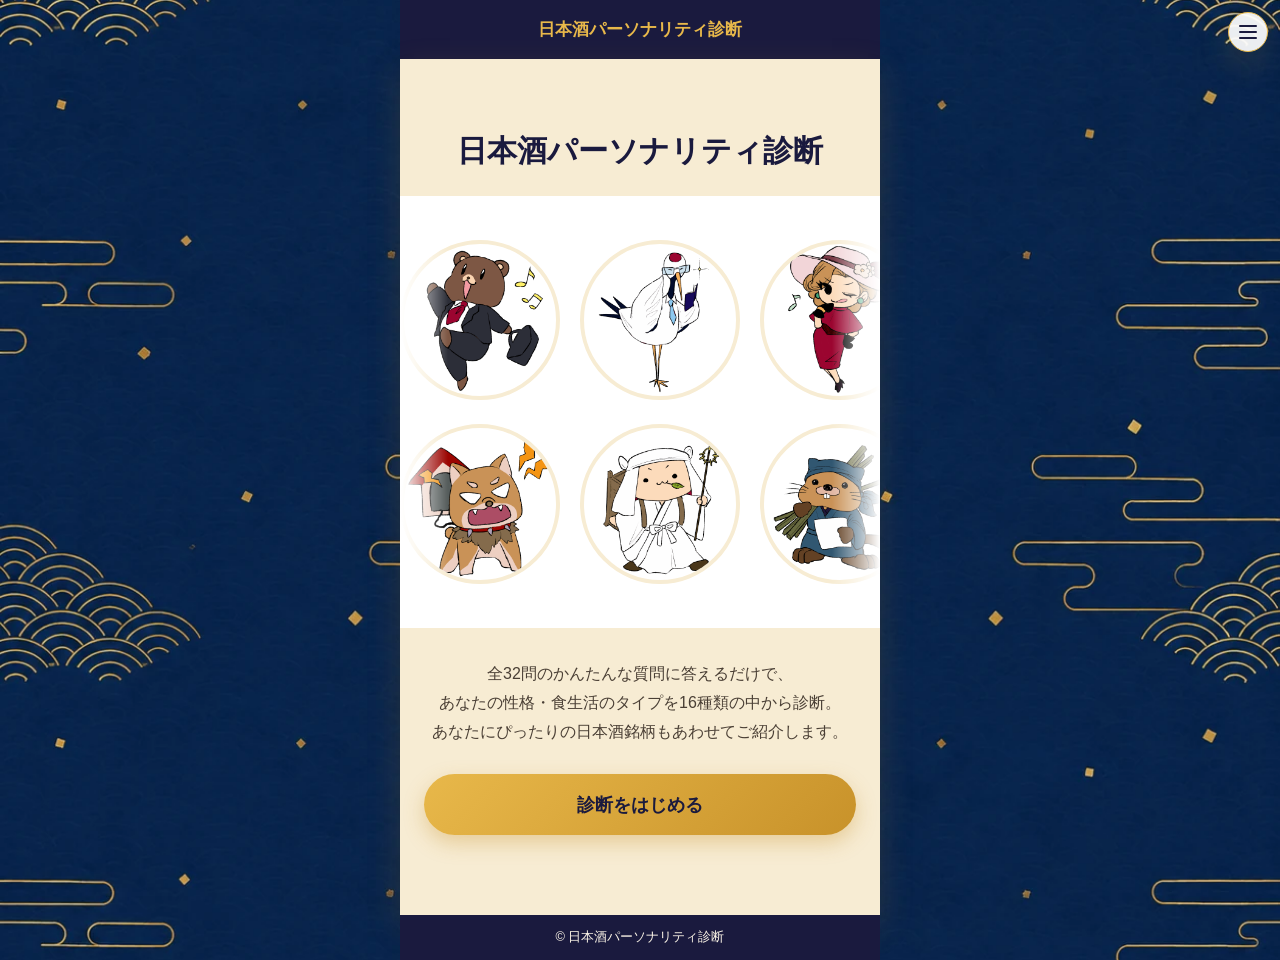
<file: index.html>
<!-- index.html: トップ画面。アプリの紹介と「診断をはじめる」ボタンからquestions.htmlへ遷移する。 -->
<!DOCTYPE html>
<html lang="ja">
<head>
  <meta charset="UTF-8">
  <meta name="viewport" content="width=device-width, initial-scale=1.0">
  <title>日本酒パーソナリティ診断</title>
  <link rel="stylesheet" href="css/style.css">
  <!-- budoux-ja要素を使うため、テキストを含む他のスクリプトより先に読み込む -->
  <script src="js/vendor/budoux-ja.min.js" defer></script>
  <script src="js/nav.js" defer></script>
</head>
<body>

  <!-- ページ間を自由に行き来できる共通ナビゲーション（3本線ボタンを押すとメニューが開く） -->
  <nav class="top-nav" aria-label="ページナビゲーション">
    <button type="button" id="navToggleButton" class="nav-toggle-button" aria-expanded="false" aria-controls="navMenu" aria-label="メニューを開く">
      <span class="nav-toggle-icon" aria-hidden="true"></span>
    </button>
    <div id="navMenu" class="nav-menu" hidden>
      <a href="index.html" class="top-nav-link active"><budoux-ja>ホーム</budoux-ja></a>
      <a href="questions.html" class="top-nav-link"><budoux-ja>診断</budoux-ja></a>
      <a href="result.html" class="top-nav-link"><budoux-ja>診断結果</budoux-ja></a>
      <a href="types.html" class="top-nav-link"><budoux-ja>タイプ一覧</budoux-ja></a>
    </div>
  </nav>

  <main class="page-wrapper top-page">
    <header class="site-header">
      <a href="index.html"><budoux-ja>日本酒パーソナリティ診断</budoux-ja></a>
    </header>

    <div class="card top-container">

      <h1 class="app-title"><budoux-ja>日本酒パーソナリティ診断</budoux-ja></h1>

      <!-- 16タイプのキャラクター画像が2段で横に流れるように表示するエリア（装飾のためスクリーンリーダーには読み上げさせない） -->
      <!-- 上段：左から右へ流れる -->
      <div class="character-scroller" aria-hidden="true">
        <div class="character-scroller-track character-scroller-track-ltr">
          <img src="images/epfc.png" alt="" class="character-scroller-image">
          <img src="images/epfs.png" alt="" class="character-scroller-image">
          <img src="images/epdc.png" alt="" class="character-scroller-image">
          <img src="images/epds.png" alt="" class="character-scroller-image">
          <img src="images/eafc.png" alt="" class="character-scroller-image">
          <img src="images/eafs.png" alt="" class="character-scroller-image">
          <img src="images/eadc.png" alt="" class="character-scroller-image">
          <img src="images/eads.png" alt="" class="character-scroller-image">
          <!-- 継ぎ目のない無限スクロールにするため、同じ8枚をもう一度並べる -->
          <img src="images/epfc.png" alt="" class="character-scroller-image">
          <img src="images/epfs.png" alt="" class="character-scroller-image">
          <img src="images/epdc.png" alt="" class="character-scroller-image">
          <img src="images/epds.png" alt="" class="character-scroller-image">
          <img src="images/eafc.png" alt="" class="character-scroller-image">
          <img src="images/eafs.png" alt="" class="character-scroller-image">
          <img src="images/eadc.png" alt="" class="character-scroller-image">
          <img src="images/eads.png" alt="" class="character-scroller-image">
        </div>
      </div>

      <!-- 下段：右から左へ流れる -->
      <div class="character-scroller" aria-hidden="true">
        <div class="character-scroller-track character-scroller-track-rtl">
          <img src="images/ipfc.png" alt="" class="character-scroller-image">
          <img src="images/ipfs.png" alt="" class="character-scroller-image">
          <img src="images/ipdc.png" alt="" class="character-scroller-image">
          <img src="images/ipds.png" alt="" class="character-scroller-image">
          <img src="images/iafc.png" alt="" class="character-scroller-image">
          <img src="images/iafs.png" alt="" class="character-scroller-image">
          <img src="images/iadc.png" alt="" class="character-scroller-image">
          <img src="images/iads.png" alt="" class="character-scroller-image">
          <!-- 継ぎ目のない無限スクロールにするため、同じ8枚をもう一度並べる -->
          <img src="images/ipfc.png" alt="" class="character-scroller-image">
          <img src="images/ipfs.png" alt="" class="character-scroller-image">
          <img src="images/ipdc.png" alt="" class="character-scroller-image">
          <img src="images/ipds.png" alt="" class="character-scroller-image">
          <img src="images/iafc.png" alt="" class="character-scroller-image">
          <img src="images/iafs.png" alt="" class="character-scroller-image">
          <img src="images/iadc.png" alt="" class="character-scroller-image">
          <img src="images/iads.png" alt="" class="character-scroller-image">
        </div>
      </div>

      <div class="home-cta-panel">
        <p class="app-description">
          <budoux-ja>全32問のかんたんな質問に答えるだけで、</budoux-ja><br>
          <budoux-ja>あなたの性格・食生活のタイプを16種類の中から診断。</budoux-ja> <br>
          <budoux-ja>あなたにぴったりの日本酒銘柄もあわせてご紹介します。</budoux-ja>
        </p>

        <a href="questions.html" id="startButton" class="primary-button start-button"><budoux-ja>診断をはじめる</budoux-ja></a>
      </div>

    </div>

    <footer class="site-footer">
      <p><budoux-ja>&copy; 日本酒パーソナリティ診断</budoux-ja></p>
    </footer>
  </main>

</body>
</html>
</file>
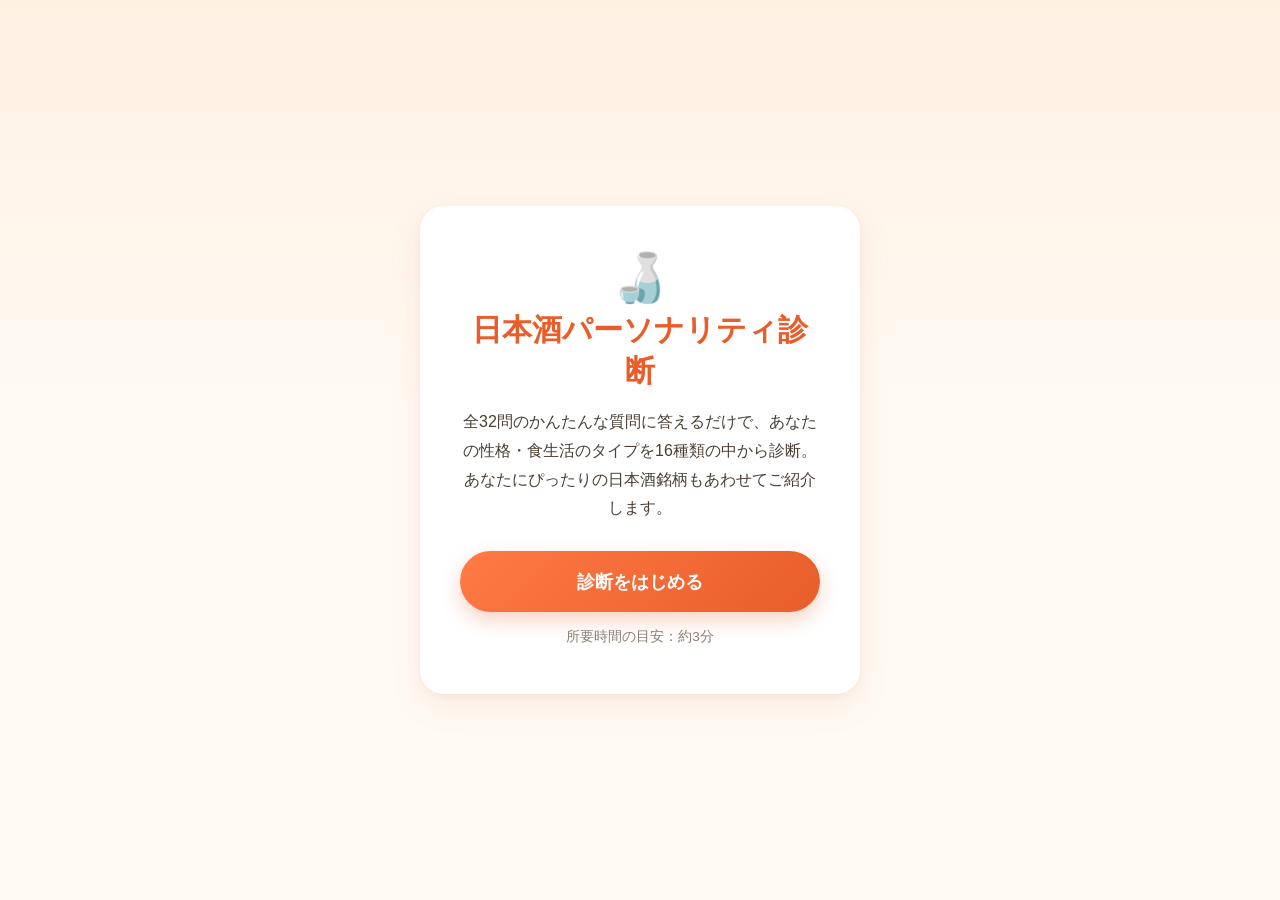
<file: personality-test/index.html>
<!-- index.html: トップ画面。アプリの紹介と「診断をはじめる」ボタンからquestions.htmlへ遷移する。 -->
<!DOCTYPE html>
<html lang="ja">
<head>
  <meta charset="UTF-8">
  <meta name="viewport" content="width=device-width, initial-scale=1.0">
  <title>日本酒パーソナリティ診断</title>
  <link rel="stylesheet" href="css/style.css">
</head>
<body>

  <main class="page-wrapper top-page">
    <div class="card top-container">

      <p class="app-emoji" aria-hidden="true">🍶</p>
      <h1 class="app-title">日本酒パーソナリティ診断</h1>

      <p class="app-description">
        全32問のかんたんな質問に答えるだけで、あなたの性格・食生活のタイプを16種類の中から診断。
        あなたにぴったりの日本酒銘柄もあわせてご紹介します。
      </p>

      <a href="questions.html" id="startButton" class="primary-button start-button">診断をはじめる</a>

      <p class="app-note">所要時間の目安：約3分</p>

    </div>
  </main>

</body>
</html>
</file>
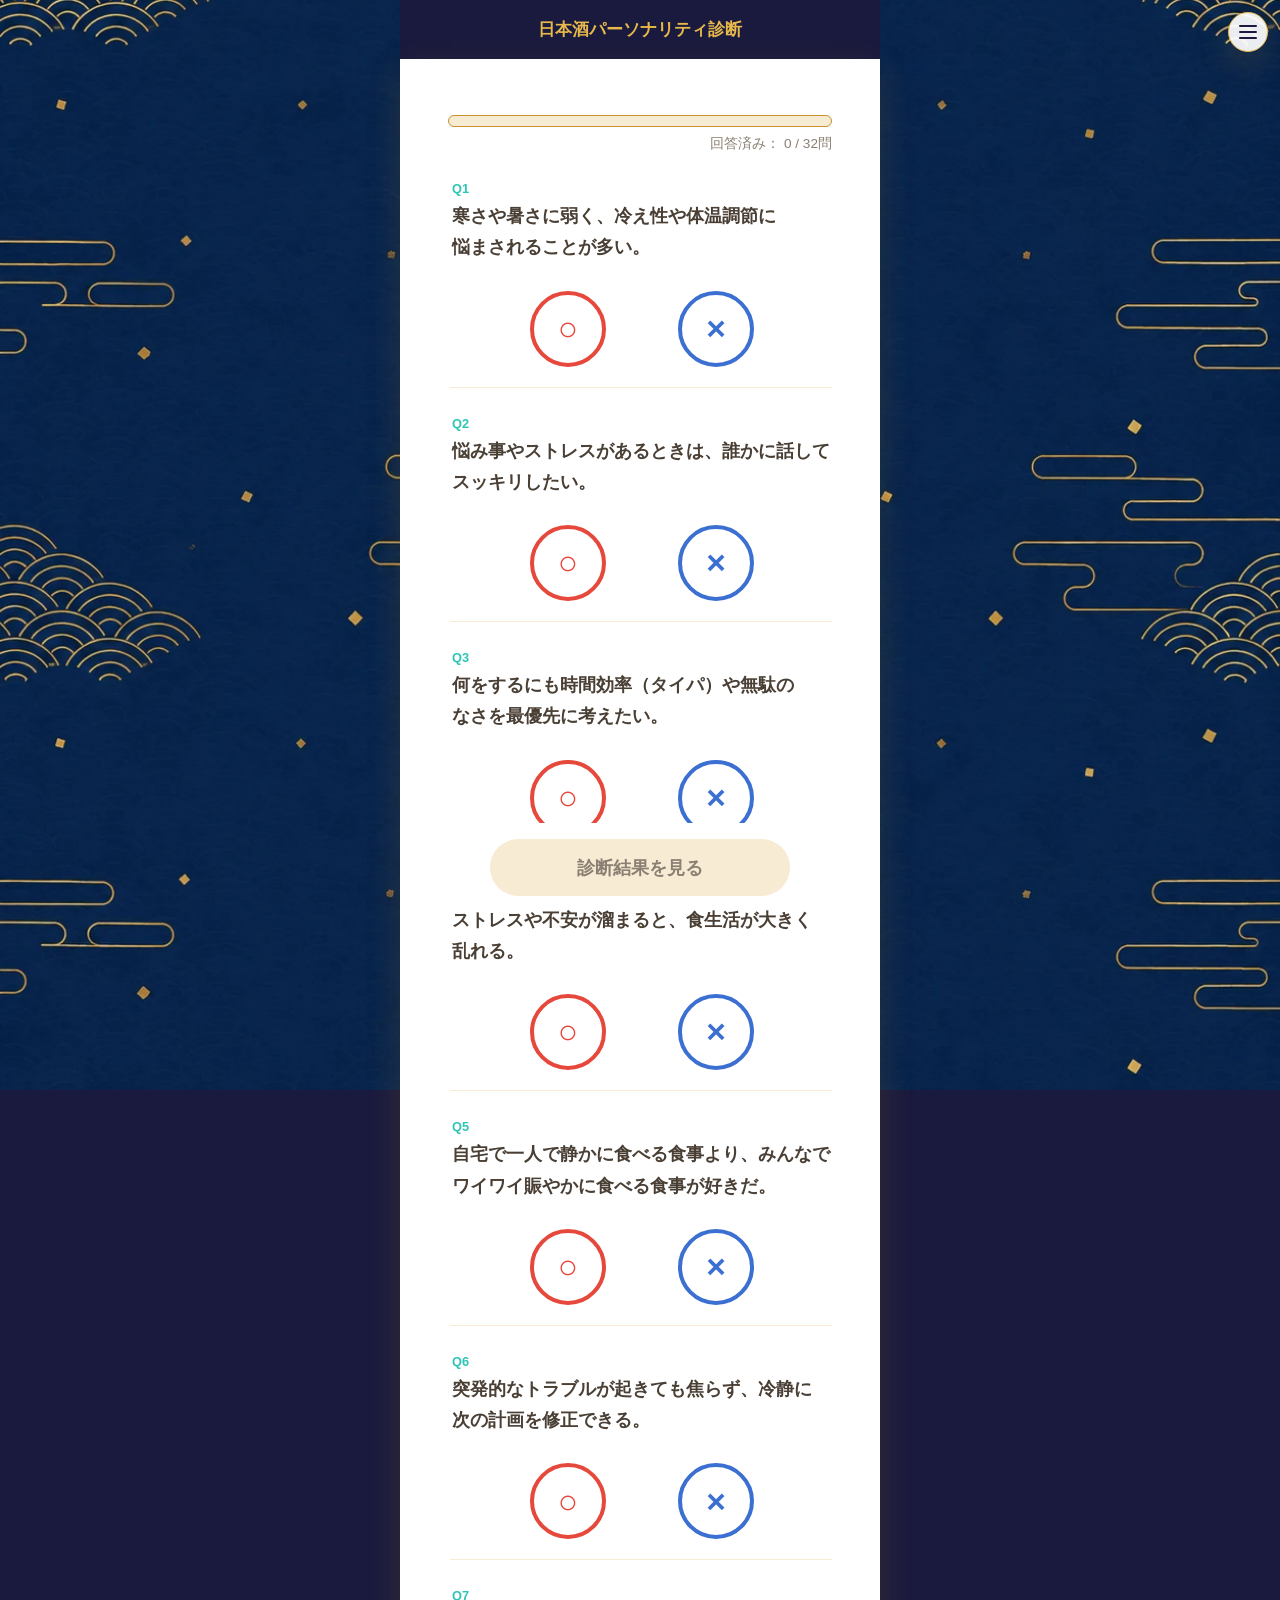
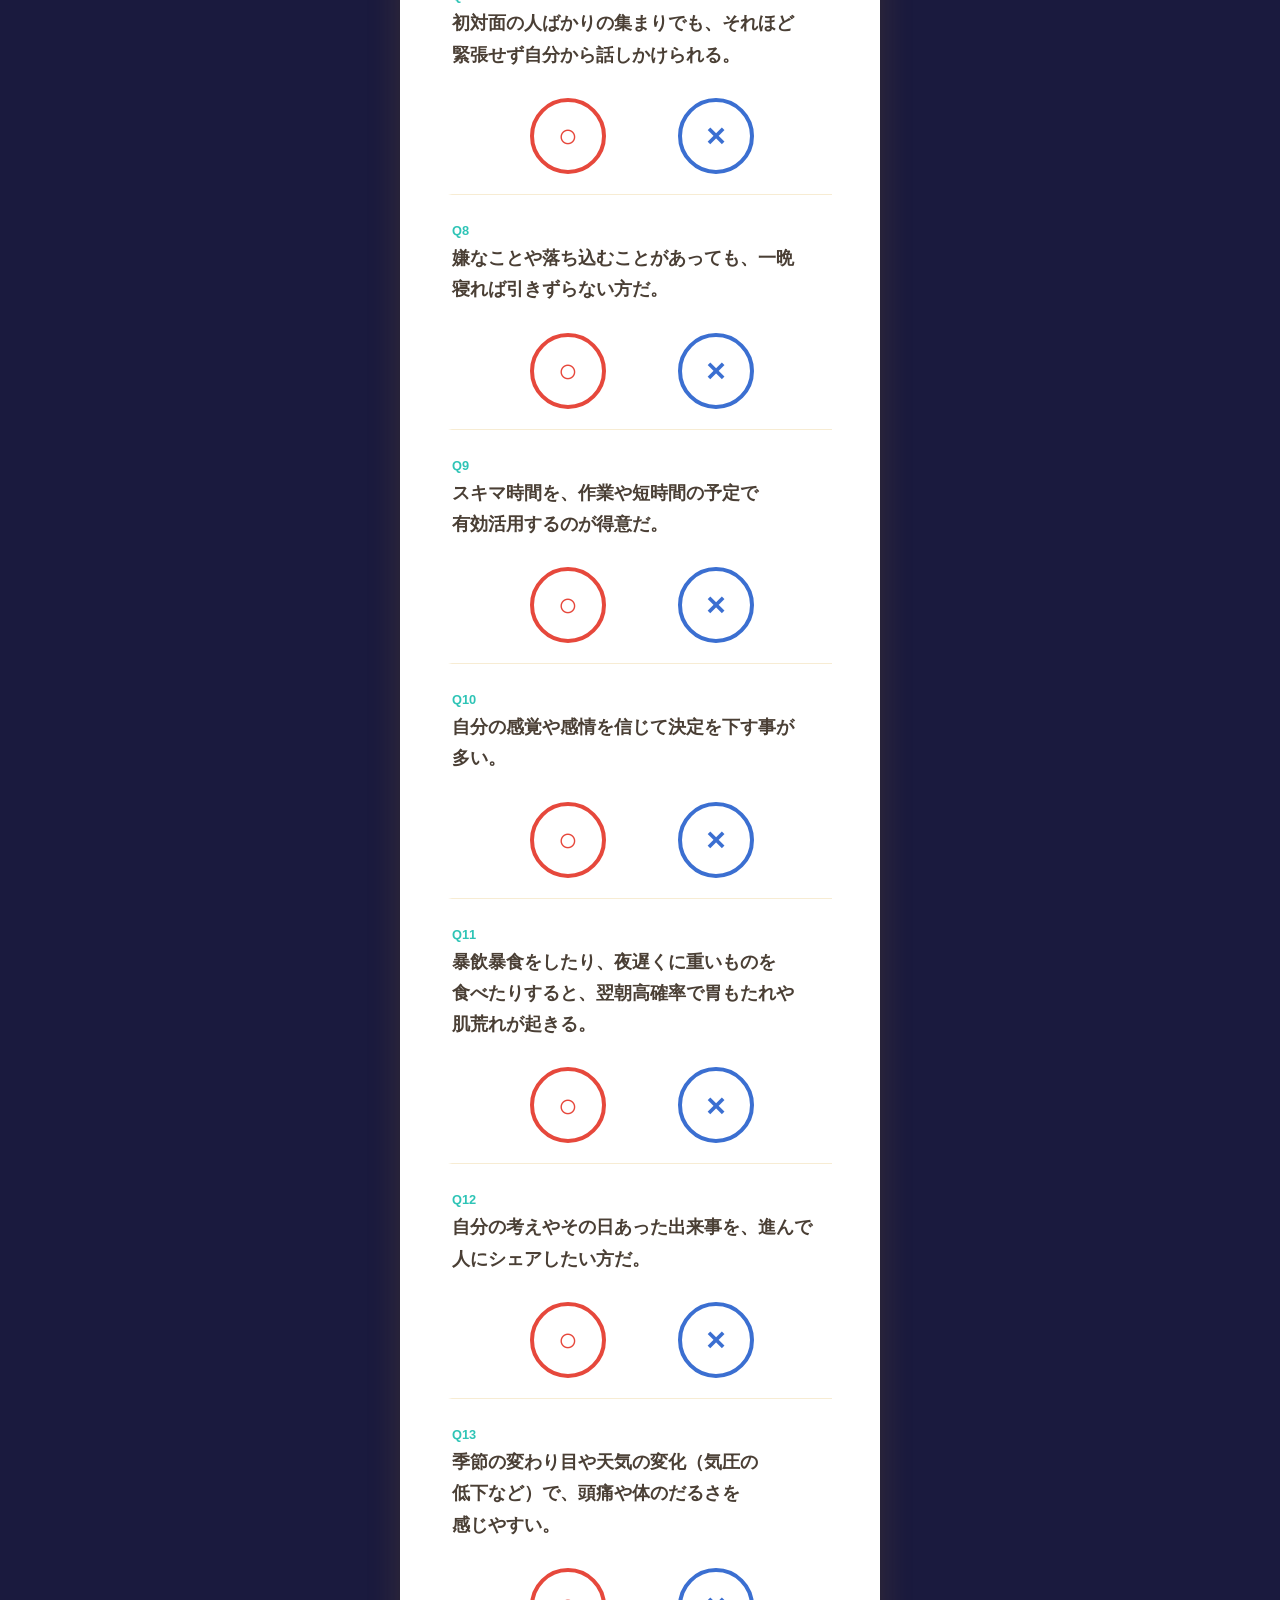
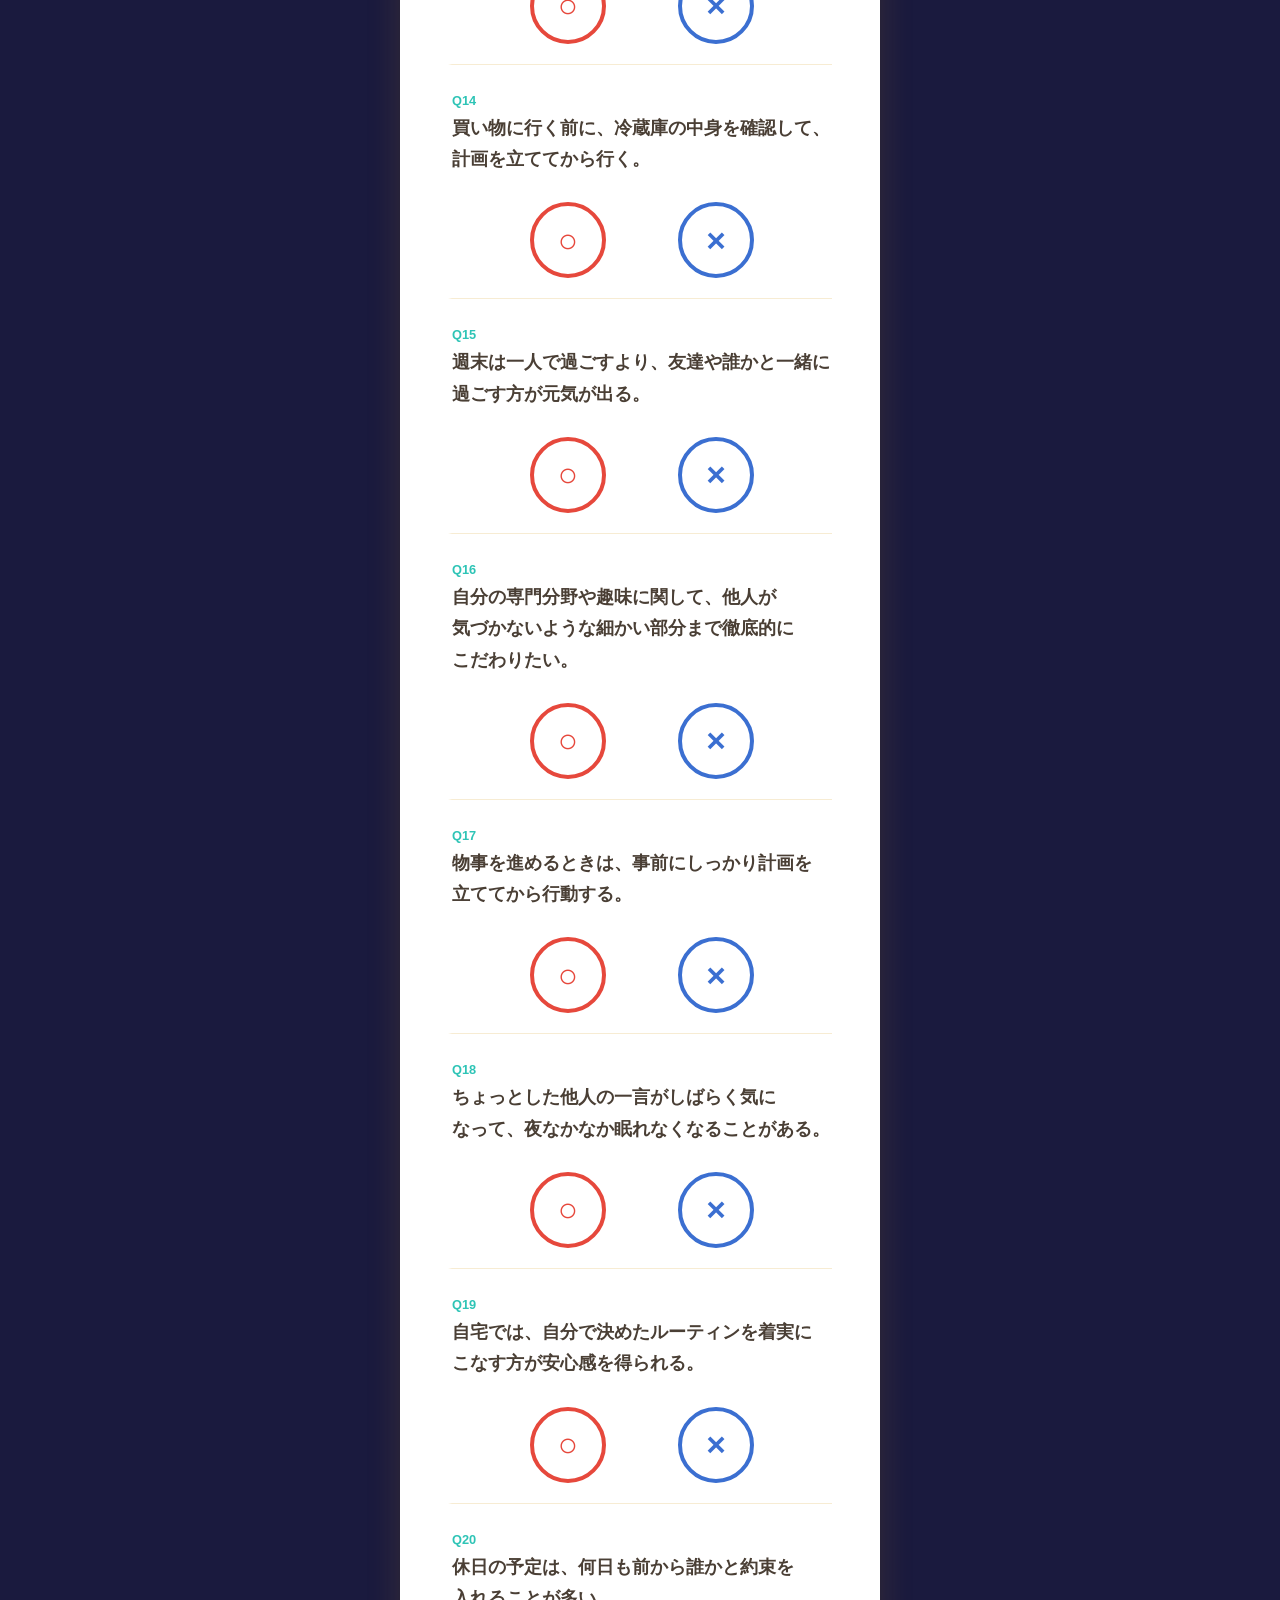
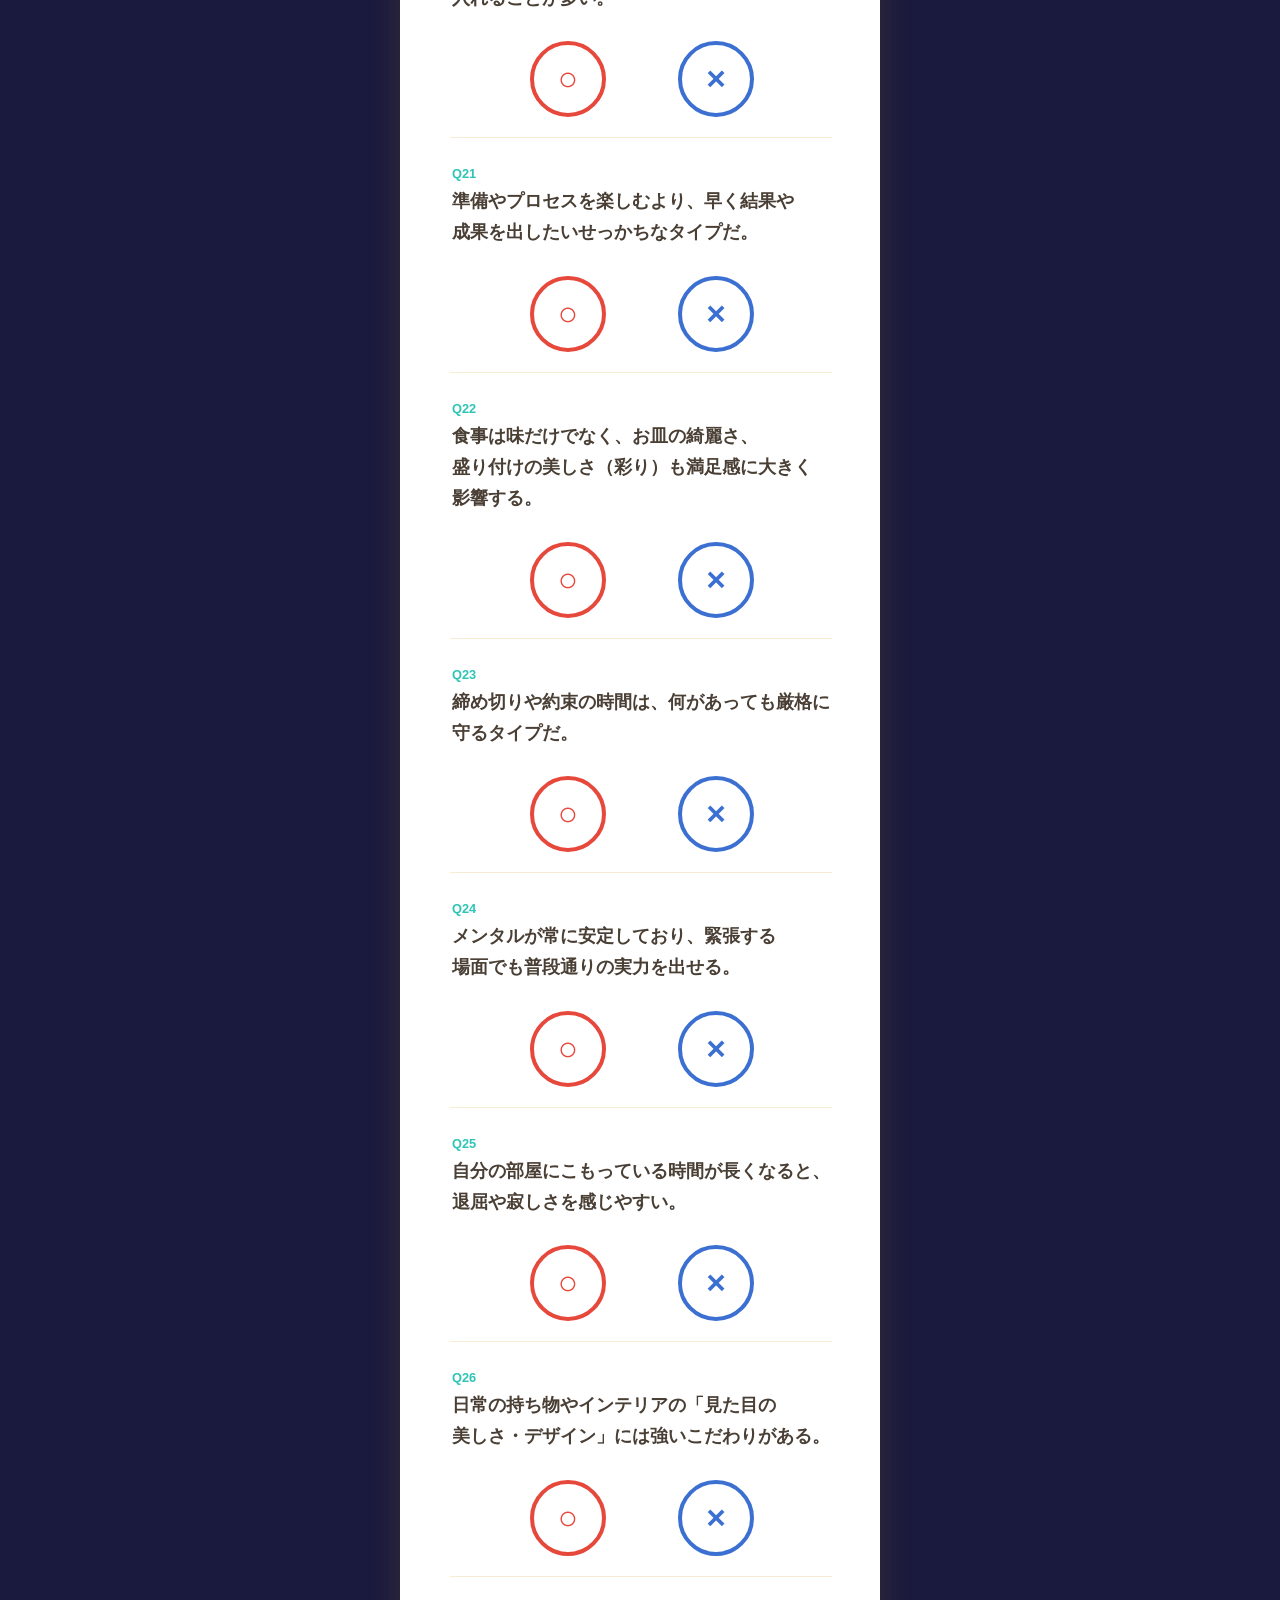
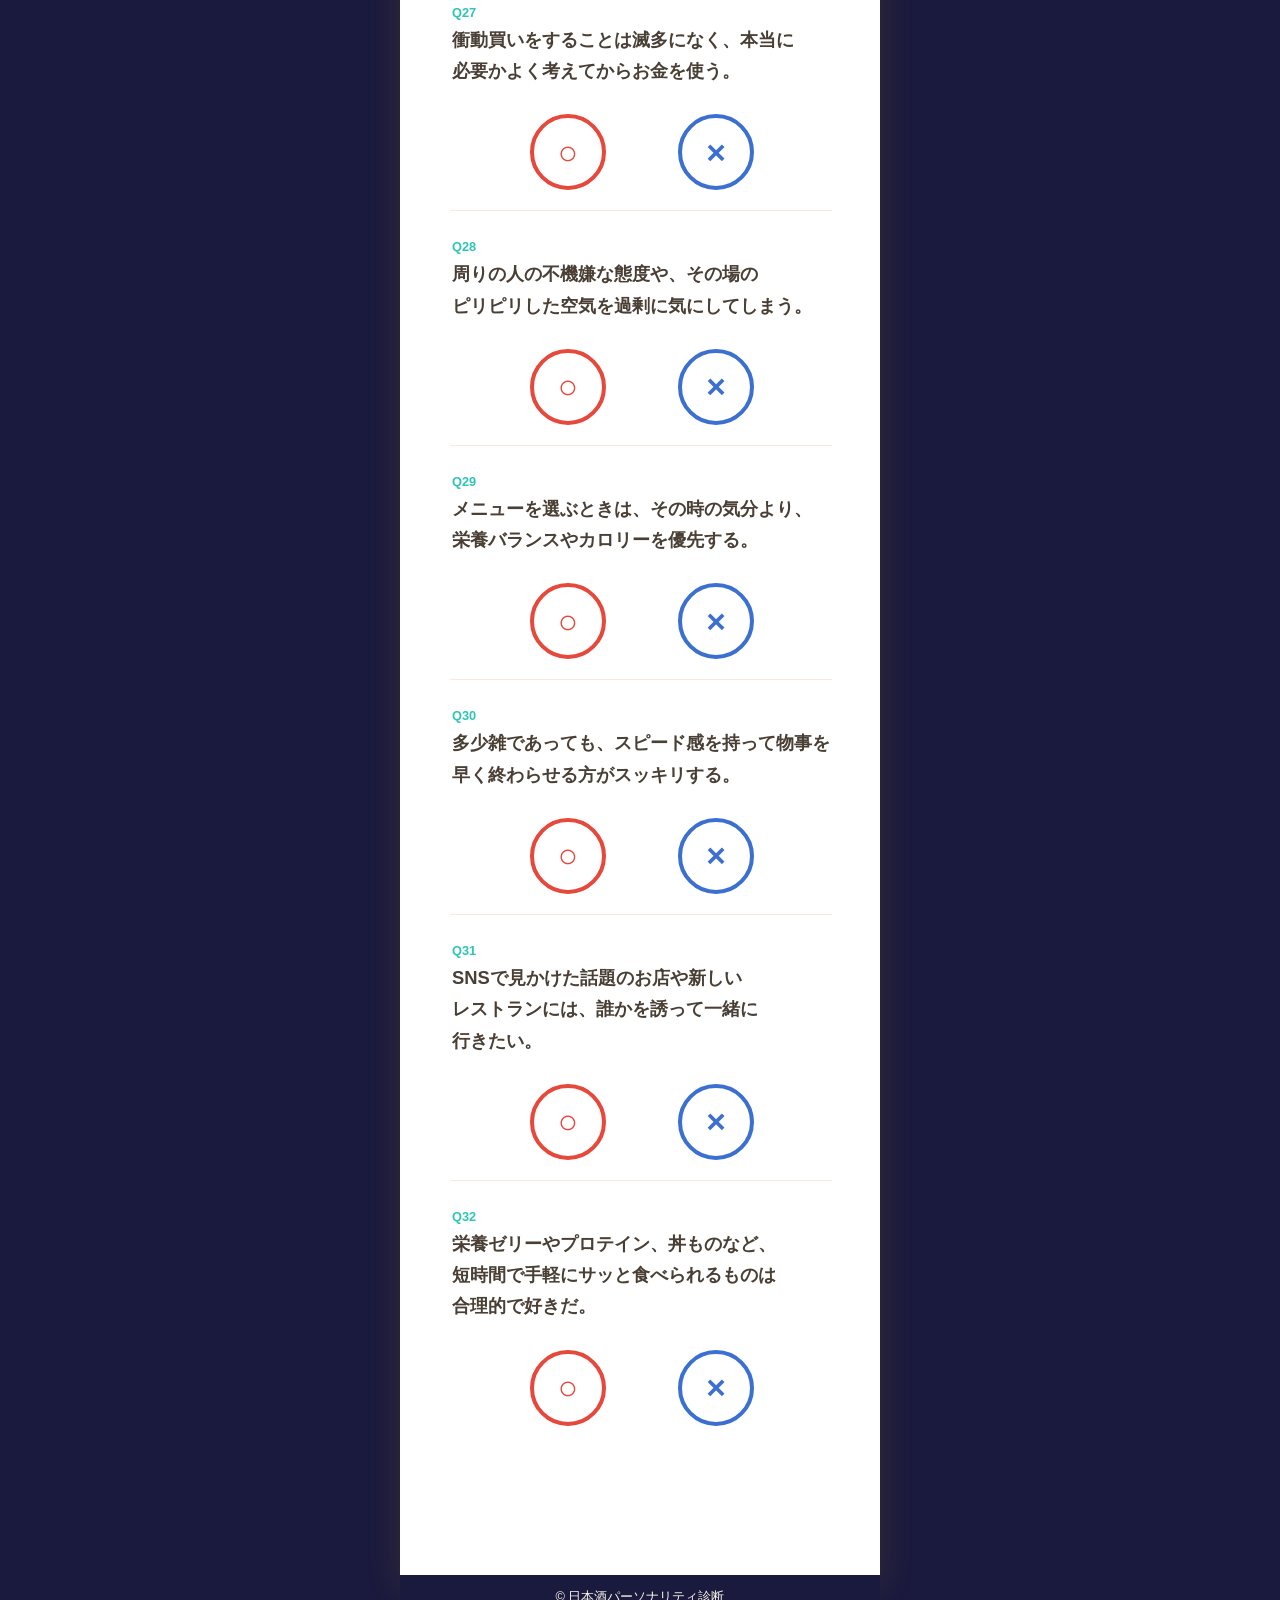
<file: questions.html>
<!-- questions.html: 質問画面。32問をまとめて表示し、スクロールしながら回答。全問回答後「診断結果を見る」で結果を計算しresult.htmlへ遷移する。 -->
<!DOCTYPE html>
<html lang="ja">
<head>
  <meta charset="UTF-8">
  <meta name="viewport" content="width=device-width, initial-scale=1.0">
  <title>日本酒パーソナリティ診断 | 質問</title>
  <link rel="stylesheet" href="css/style.css">
  <!-- questionsData.jsで質問データ（32問）を定義しているため、questions.jsより先に読み込む -->
  <script src="js/questionsData.js" defer></script>
  <!-- budoux-ja要素・setPhraseText()を使うため、questions.jsより先に読み込む -->
  <script src="js/vendor/budoux-ja.min.js" defer></script>
  <script src="js/text-utils.js" defer></script>
  <script src="js/questions.js" defer></script>
  <script src="js/nav.js" defer></script>
</head>
<body>

  <!-- ページ間を自由に行き来できる共通ナビゲーション（3本線ボタンを押すとメニューが開く） -->
  <nav class="top-nav" aria-label="ページナビゲーション">
    <button type="button" id="navToggleButton" class="nav-toggle-button" aria-expanded="false" aria-controls="navMenu" aria-label="メニューを開く">
      <span class="nav-toggle-icon" aria-hidden="true"></span>
    </button>
    <div id="navMenu" class="nav-menu" hidden>
      <a href="index.html" class="top-nav-link"><budoux-ja>ホーム</budoux-ja></a>
      <a href="questions.html" class="top-nav-link active"><budoux-ja>診断</budoux-ja></a>
      <a href="result.html" class="top-nav-link"><budoux-ja>診断結果</budoux-ja></a>
      <a href="types.html" class="top-nav-link"><budoux-ja>タイプ一覧</budoux-ja></a>
    </div>
  </nav>

  <main class="page-wrapper quiz-page">
    <header class="site-header">
      <a href="index.html"><budoux-ja>日本酒パーソナリティ診断</budoux-ja></a>
    </header>

    <!-- 質問データが読み込めない場合にのみ表示するエラー表示エリア -->
    <div id="errorMessage" class="card error-message" hidden>
      <budoux-ja>質問データの読み込みに失敗しました。ページを再読み込みしてください。</budoux-ja>
    </div>

    <!-- 質問と回答ボタンをまとめた診断本体エリア -->
    <div id="quizContainer" class="card quiz-container" hidden>

      <!-- 進捗バー：32問中何問に回答済みかを視覚的・テキストの両方で表示する -->
      <div class="progress-area">
        <div class="progress-bar-outer">
          <div id="progressBarFill" class="progress-bar-fill"></div>
        </div>
        <p id="progressText" class="progress-text"></p>
      </div>

      <!-- 32問すべてを一覧表示するエリア（中身はquestions.jsがJSONデータから動的に生成する） -->
      <div id="questionsList" class="questions-list"></div>

      <!-- 全問回答するまでは非活性になる「診断結果を見る」ボタン -->
      <div class="submit-area">
        <button id="submitButton" class="next-button" type="button" disabled><budoux-ja>診断結果を見る</budoux-ja></button>
        <p id="unansweredHint" class="unanswered-hint" hidden></p>
      </div>

    </div>

    <footer class="site-footer">
      <p><budoux-ja>&copy; 日本酒パーソナリティ診断</budoux-ja></p>
    </footer>
  </main>

</body>
</html>
</file>
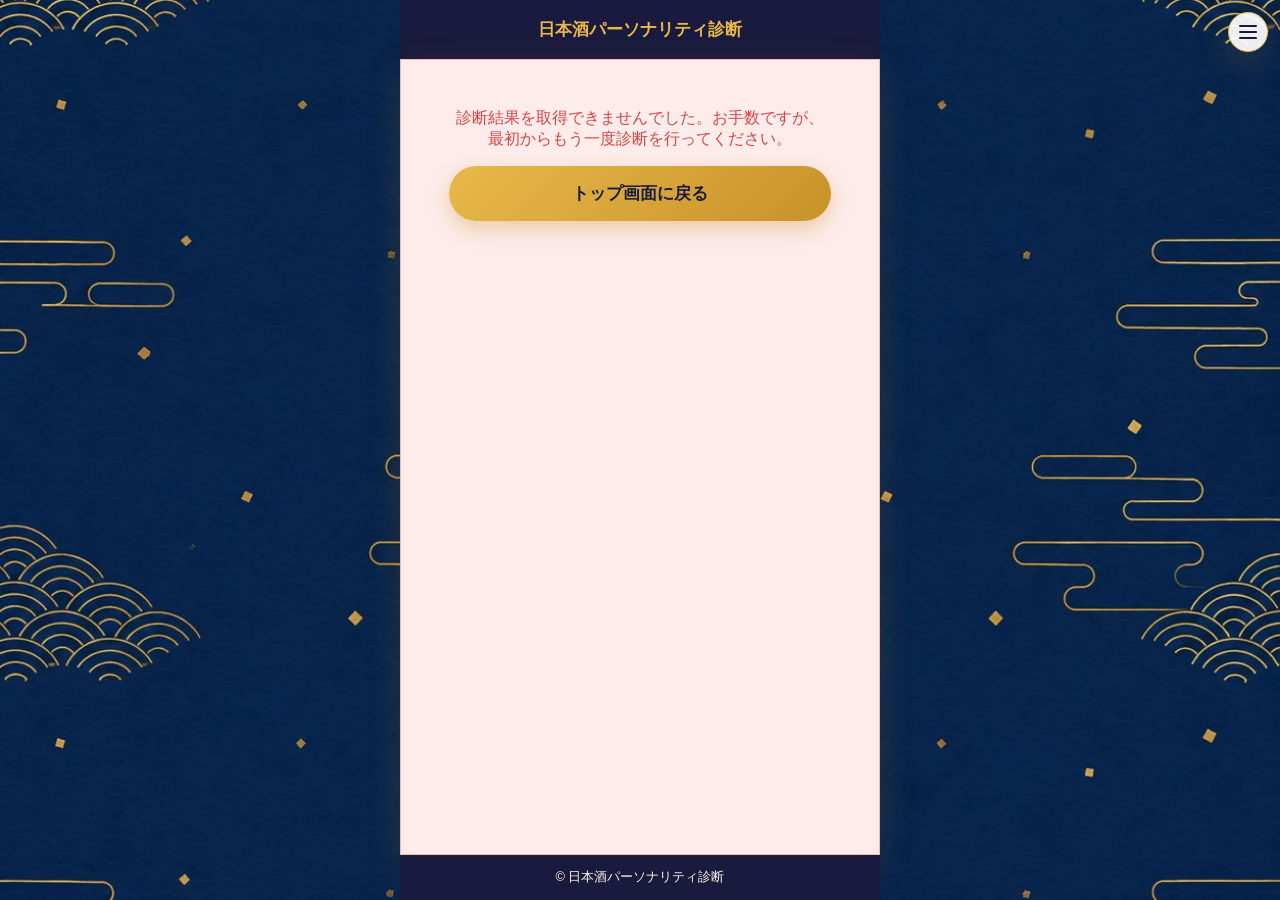
<file: result.html>
<!-- result.html: 結果画面。sessionStorageの診断結果を元に該当タイプの内容を表示する。 -->
<!DOCTYPE html>
<html lang="ja">
<head>
  <meta charset="UTF-8">
  <meta name="viewport" content="width=device-width, initial-scale=1.0">
  <title>日本酒パーソナリティ診断 | 結果</title>
  <link rel="stylesheet" href="css/style.css">
  <!-- data.jsの16タイプデータを使うため、result.jsより先に読み込む -->
  <!-- budoux-ja要素・setPhraseText()を使うため、result.jsより先に読み込む -->
  <!-- sake-utils.jsの「おすすめの日本酒」描画関数を使うため、result.jsより先に読み込む -->
  <!-- share.jsはresult.jsが取得した診断結果（currentDiagnosisResult）を参照するため、result.jsの後に読み込む -->
  <script src="js/data.js" defer></script>
  <script src="js/vendor/budoux-ja.min.js" defer></script>
  <script src="js/text-utils.js" defer></script>
  <script src="js/sake-utils.js" defer></script>
  <script src="js/result.js" defer></script>
  <script src="js/share.js" defer></script>
  <script src="js/nav.js" defer></script>
</head>
<body>

  <!-- ページ間を自由に行き来できる共通ナビゲーション（3本線ボタンを押すとメニューが開く） -->
  <nav class="top-nav" aria-label="ページナビゲーション">
    <button type="button" id="navToggleButton" class="nav-toggle-button" aria-expanded="false" aria-controls="navMenu" aria-label="メニューを開く">
      <span class="nav-toggle-icon" aria-hidden="true"></span>
    </button>
    <div id="navMenu" class="nav-menu" hidden>
      <a href="index.html" class="top-nav-link"><budoux-ja>ホーム</budoux-ja></a>
      <a href="questions.html" class="top-nav-link"><budoux-ja>診断</budoux-ja></a>
      <a href="result.html" class="top-nav-link active"><budoux-ja>診断結果</budoux-ja></a>
      <a href="types.html" class="top-nav-link"><budoux-ja>タイプ一覧</budoux-ja></a>
    </div>
  </nav>

  <main class="page-wrapper result-page">
    <header class="site-header">
      <a href="index.html"><budoux-ja>日本酒パーソナリティ診断</budoux-ja></a>
    </header>

    <!-- 診断結果が取得できない・該当タイプが見つからない場合に表示するエラーエリア -->
    <div id="errorContainer" class="card error-message" hidden>
      <p><budoux-ja>診断結果を取得できませんでした。お手数ですが、最初からもう一度診断を行ってください。</budoux-ja></p>
      <a href="index.html" class="primary-button"><budoux-ja>トップ画面に戻る</budoux-ja></a>
    </div>

    <!-- 診断結果の表示エリア -->
    <div id="resultContainer" class="card result-container" hidden>

      <p class="type-code" id="typeCodeText"></p>
      <img id="typeImage" class="type-image" alt="">
      <h1 id="typeNameText" class="type-name"></h1>

      <!-- 4軸それぞれのスコアを％表示するエリア（中身はresult.jsがscoresデータから動的に生成する） -->
      <section id="axisSection" class="result-section axis-section" hidden>
        <h2><budoux-ja>診断スコア</budoux-ja></h2>
        <div id="axisBars" class="axis-bars"></div>
      </section>

      <!-- PC幅では2列に並ぶ情報グリッド（性格・食事の傾向・好む食べ物・おすすめの日本酒） -->
      <div class="result-info-grid">
        <section class="result-section">
          <h2><budoux-ja>性格</budoux-ja></h2>
          <p id="descriptionText"></p>
        </section>

        <section class="result-section">
          <h2><budoux-ja>食事の傾向</budoux-ja></h2>
          <p id="dietDescriptionText"></p>
        </section>

        <section class="result-section foods-section">
          <h2><budoux-ja>好む食べ物</budoux-ja></h2>
          <ul id="favoriteFoodsList" class="foods-list"></ul>
        </section>

        <section class="result-section sake-section">
          <h2><budoux-ja>おすすめの日本酒</budoux-ja></h2>
          <!-- 銘柄ごとのカード（中身はresult.jsがsakeRecommendationsデータから動的に生成する） -->
          <div id="sakeRecommendationsList" class="sake-recommendations-list"></div>
        </section>
      </div>

      <!-- SNSシェア画像の生成エリア：Canvas APIでシェア用画像を作り、ワンタップでOSの共有画面からSNSへシェアする -->
      <section class="result-section share-section">
        <h2><budoux-ja>この結果をシェアする</budoux-ja></h2>
        <p class="share-description"><budoux-ja>ワンタップでInstagramやXにシェアしよう！</budoux-ja></p>

        <div class="share-buttons">
          <button type="button" id="shareOnInstagramButton" class="share-button share-button-instagram">
            <budoux-ja>Instagramでシェア</budoux-ja>
          </button>
          <button type="button" id="shareOnXButton" class="share-button share-button-x">
            <budoux-ja>Xでシェア</budoux-ja>
          </button>
        </div>

        <!-- ワンタップシェア（Web Share API）に対応していない環境向けの代替表示：画像プレビュー＋保存ボタン -->
        <div id="sharePreviewArea" class="share-preview-area" hidden>
          <p id="sharePreviewCaption" class="share-preview-caption"></p>
          <canvas id="shareCanvas" class="share-canvas"></canvas>
          <p class="share-fallback-note"><budoux-ja>お使いのブラウザは直接シェアに対応していないため、画像を保存してSNSアプリから投稿してください。</budoux-ja></p>
          <button type="button" id="downloadShareImageButton" class="primary-button download-button">
            <budoux-ja>画像を保存する</budoux-ja>
          </button>
        </div>
      </section>

      <div class="restart-area">
        <a href="index.html" id="restartLink" class="primary-button"><budoux-ja>もう一度診断する</budoux-ja></a>
      </div>

    </div>

    <footer class="site-footer">
      <p><budoux-ja>&copy; 日本酒パーソナリティ診断</budoux-ja></p>
    </footer>
  </main>

</body>
</html>
</file>
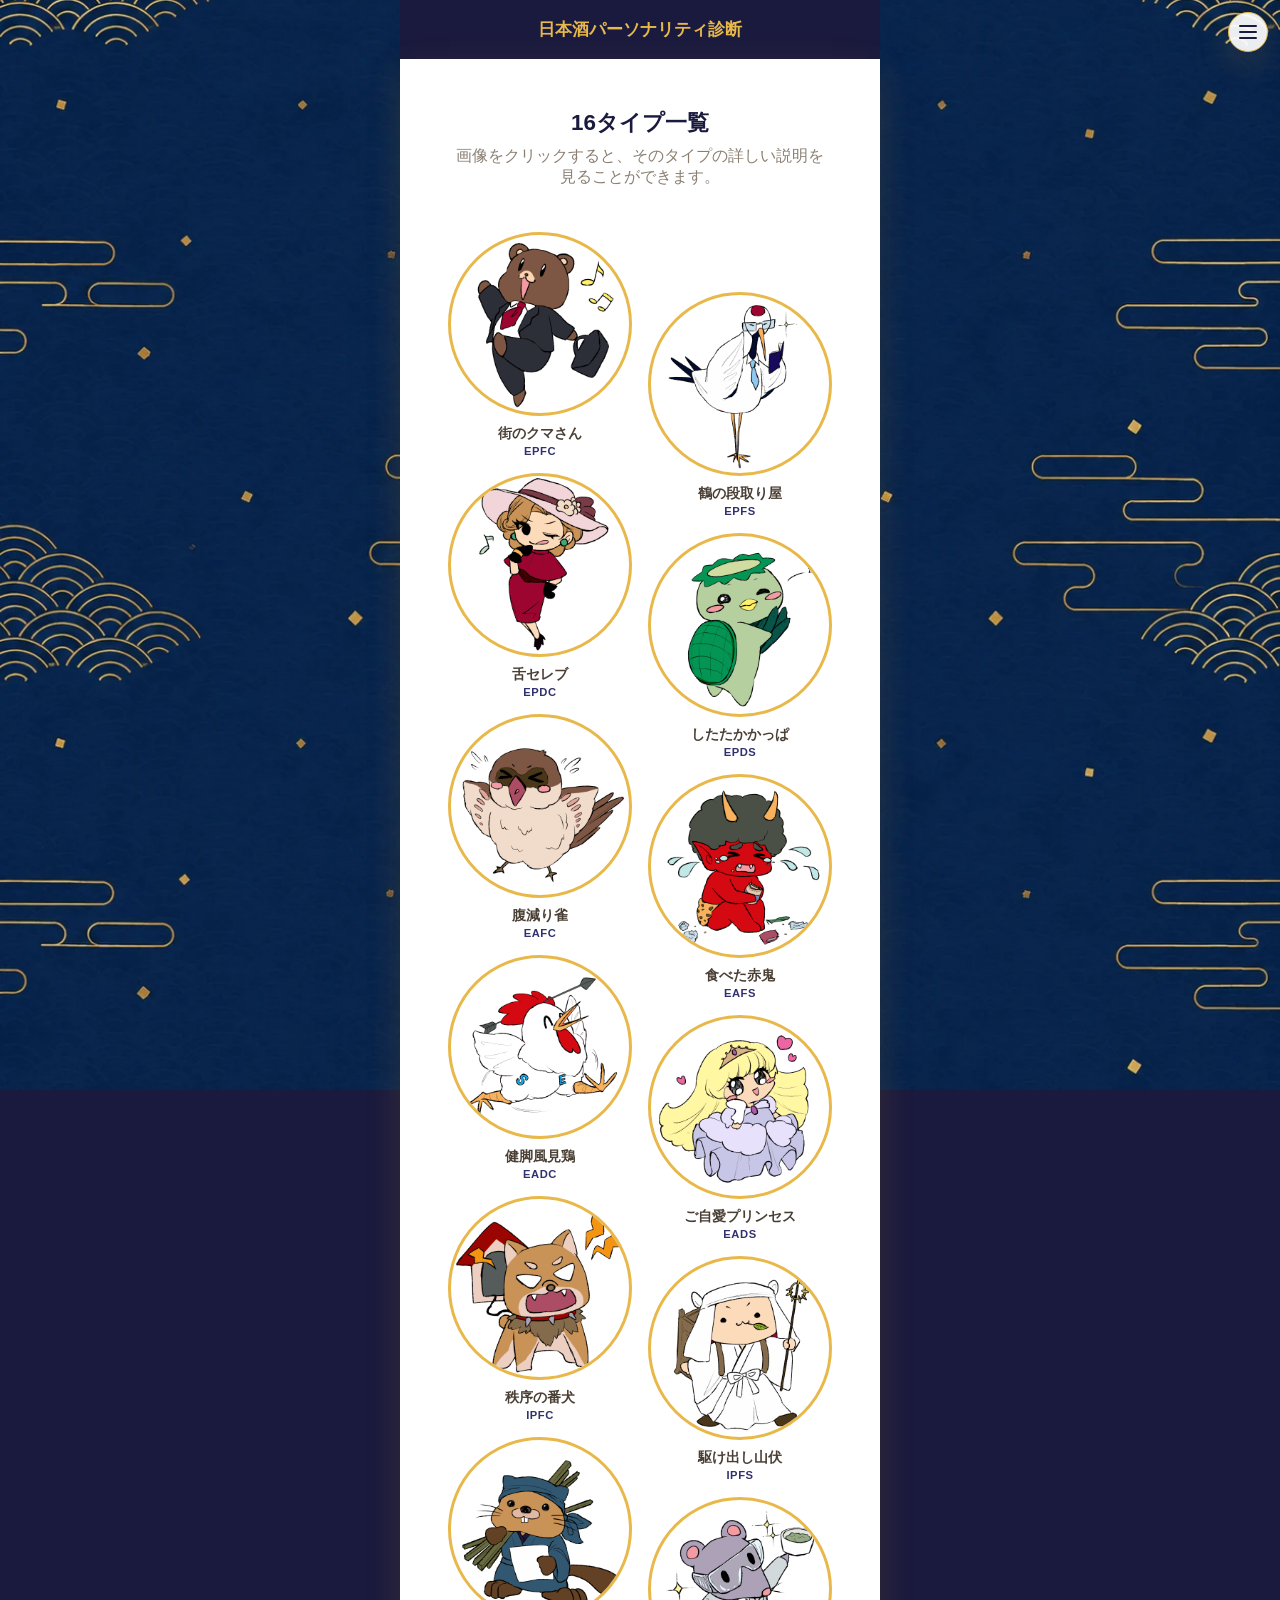
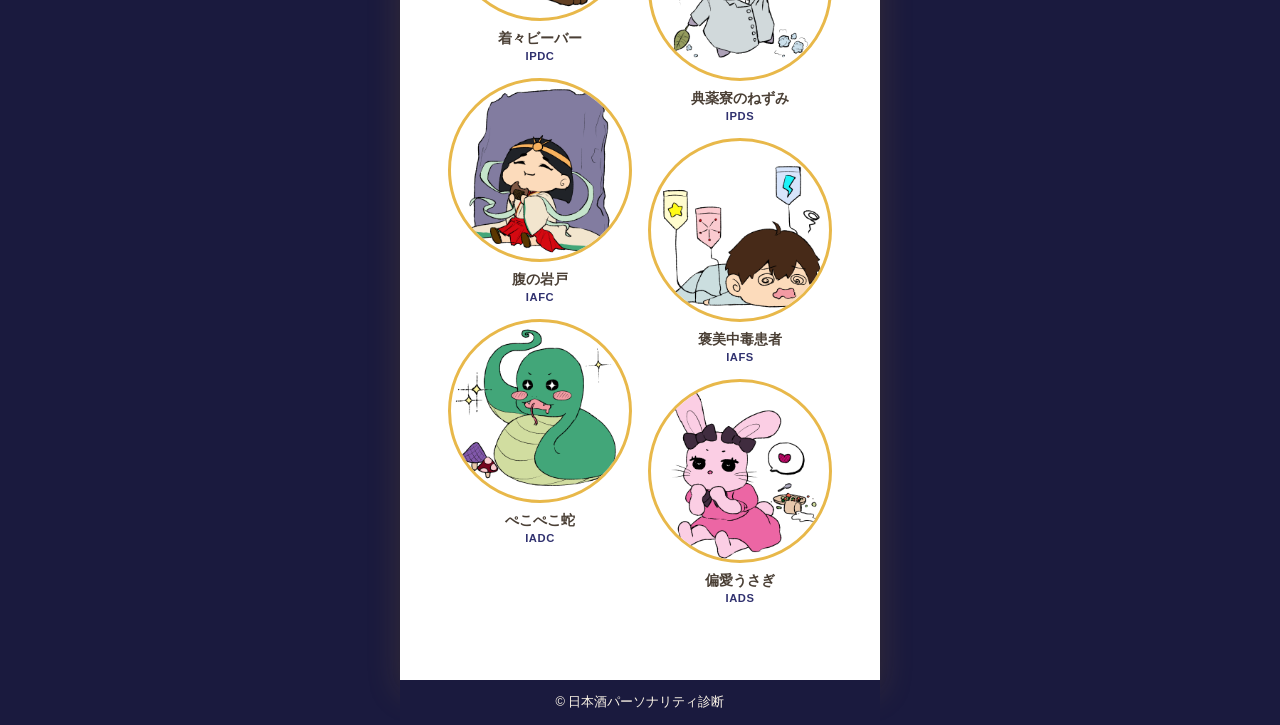
<file: types.html>
<!-- types.html: 性格タイプ一覧ページ。16タイプの通称・画像・タイプ名を一覧表示し、画像クリックで詳細をモーダル表示する。 -->
<!DOCTYPE html>
<html lang="ja">
<head>
  <meta charset="UTF-8">
  <meta name="viewport" content="width=device-width, initial-scale=1.0">
  <title>日本酒パーソナリティ診断 | タイプ一覧</title>
  <link rel="stylesheet" href="css/style.css">
  <!-- data.jsの16タイプデータを使うため、types.jsより先に読み込む -->
  <!-- budoux-ja要素・setPhraseText()を使うため、types.jsより先に読み込む -->
  <!-- sake-utils.jsの「おすすめの日本酒」描画関数を使うため、types.jsより先に読み込む -->
  <script src="js/data.js" defer></script>
  <script src="js/vendor/budoux-ja.min.js" defer></script>
  <script src="js/text-utils.js" defer></script>
  <script src="js/sake-utils.js" defer></script>
  <script src="js/types.js" defer></script>
  <script src="js/nav.js" defer></script>
</head>
<body>

  <!-- ページ間を自由に行き来できる共通ナビゲーション（3本線ボタンを押すとメニューが開く） -->
  <nav class="top-nav" aria-label="ページナビゲーション">
    <button type="button" id="navToggleButton" class="nav-toggle-button" aria-expanded="false" aria-controls="navMenu" aria-label="メニューを開く">
      <span class="nav-toggle-icon" aria-hidden="true"></span>
    </button>
    <div id="navMenu" class="nav-menu" hidden>
      <a href="index.html" class="top-nav-link"><budoux-ja>ホーム</budoux-ja></a>
      <a href="questions.html" class="top-nav-link"><budoux-ja>診断</budoux-ja></a>
      <a href="result.html" class="top-nav-link"><budoux-ja>診断結果</budoux-ja></a>
      <a href="types.html" class="top-nav-link active"><budoux-ja>タイプ一覧</budoux-ja></a>
    </div>
  </nav>

  <main class="page-wrapper types-page">
    <header class="site-header">
      <a href="index.html"><budoux-ja>日本酒パーソナリティ診断</budoux-ja></a>
    </header>

    <div class="card types-container">

      <h1 class="types-title"><budoux-ja>16タイプ一覧</budoux-ja></h1>
      <p class="types-description"><budoux-ja>画像をクリックすると、そのタイプの詳しい説明を見ることができます。</budoux-ja></p>

      <!-- 16タイプ分のカード（中身はtypes.jsがdata.jsのデータから動的に生成する） -->
      <div id="typesGrid" class="types-grid"></div>

    </div>

    <footer class="site-footer">
      <p><budoux-ja>&copy; 日本酒パーソナリティ診断</budoux-ja></p>
    </footer>
  </main>

  <!-- タイプ詳細モーダル：画像クリック時にそのタイプの詳しい説明を表示する -->
  <div id="typeDetailModal" class="modal-overlay" hidden>
    <div class="modal-content card">
      <button type="button" id="closeModalButton" class="modal-close-button" aria-label="閉じる">×</button>

      <p class="type-code" id="modalTypeCode"></p>
      <img id="modalTypeImage" class="type-image" alt="">
      <h2 id="modalTypeName" class="type-name"></h2>

      <section class="result-section">
        <h3><budoux-ja>性格</budoux-ja></h3>
        <p id="modalDescription"></p>
      </section>

      <section class="result-section">
        <h3><budoux-ja>食事の傾向</budoux-ja></h3>
        <p id="modalDietDescription"></p>
      </section>

      <section class="result-section">
        <h3><budoux-ja>好む食べ物</budoux-ja></h3>
        <ul id="modalFavoriteFoods" class="foods-list"></ul>
      </section>

      <section class="result-section sake-section">
        <h3><budoux-ja>おすすめの日本酒</budoux-ja></h3>
        <!-- 銘柄ごとのカード（中身はtypes.jsがsakeRecommendationsデータから動的に生成する） -->
        <div id="modalSakeRecommendationsList" class="sake-recommendations-list"></div>
      </section>
    </div>
  </div>

</body>
</html>
</file>
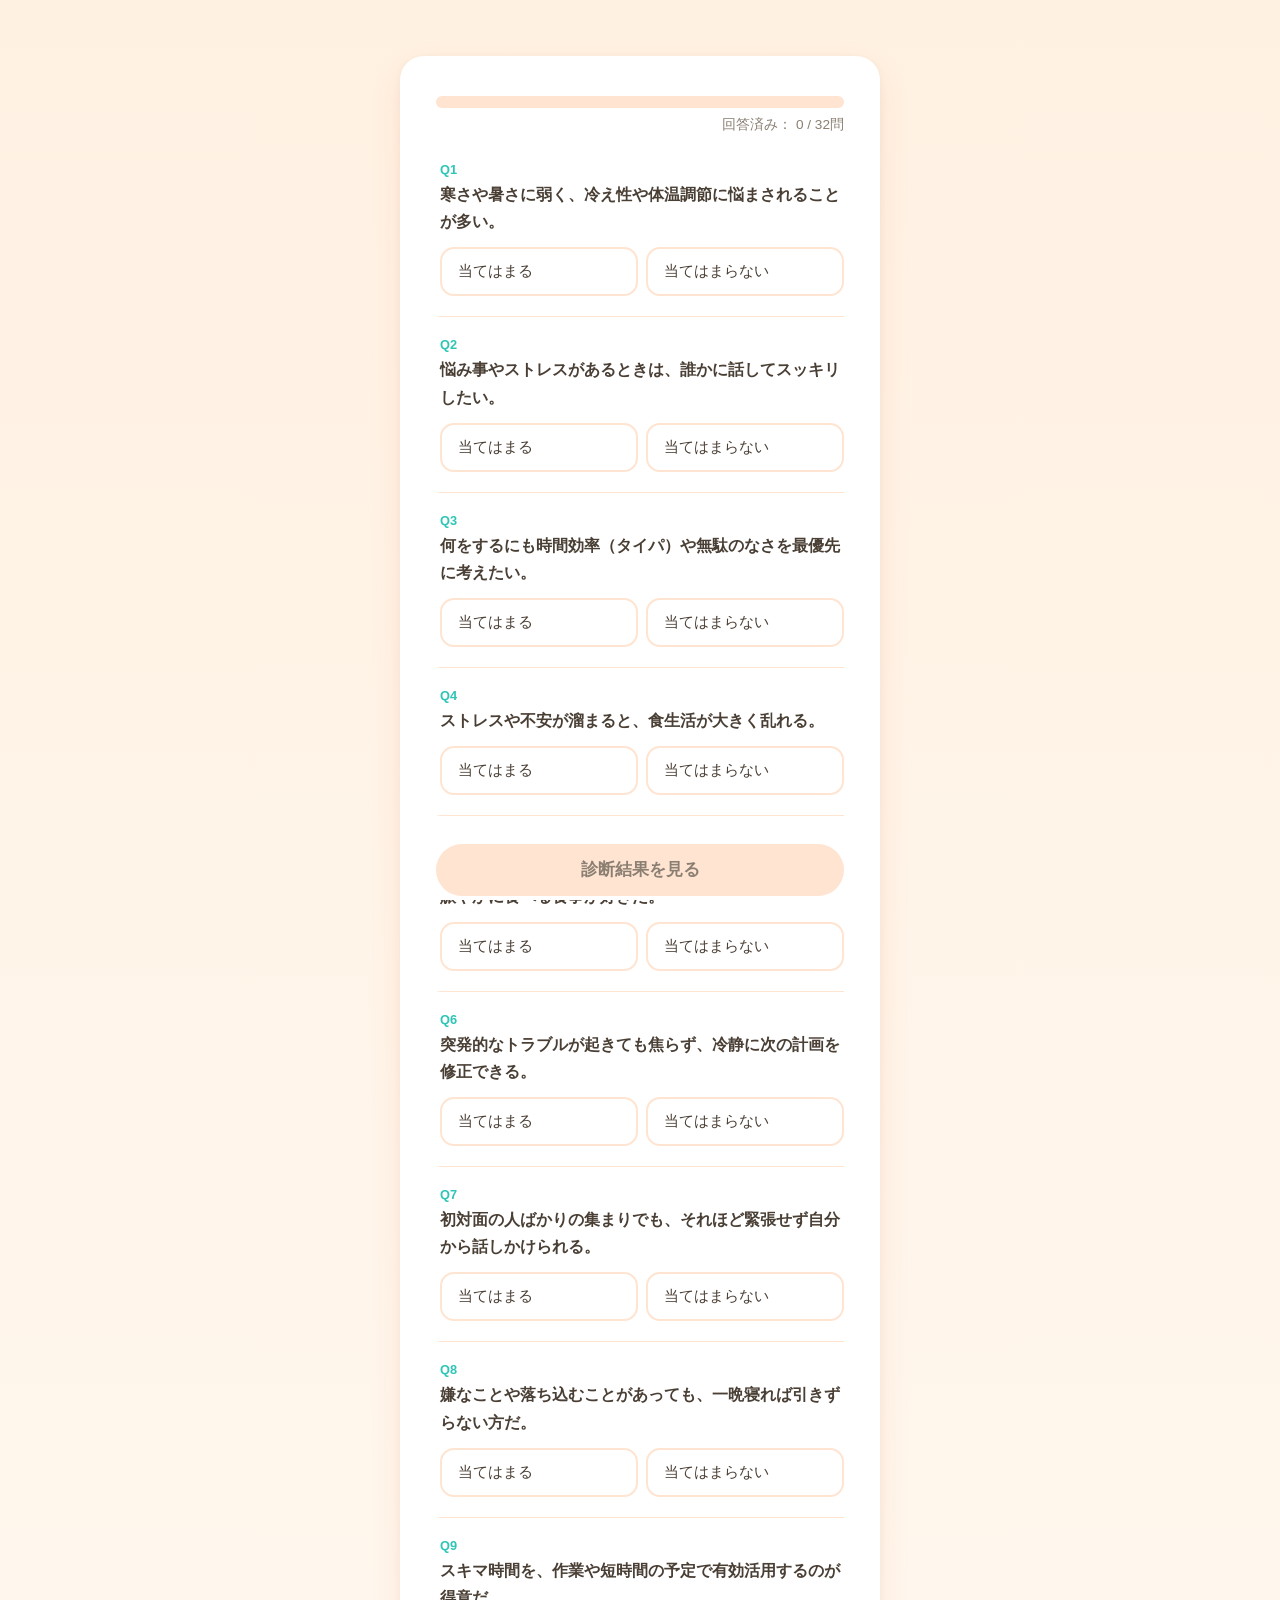
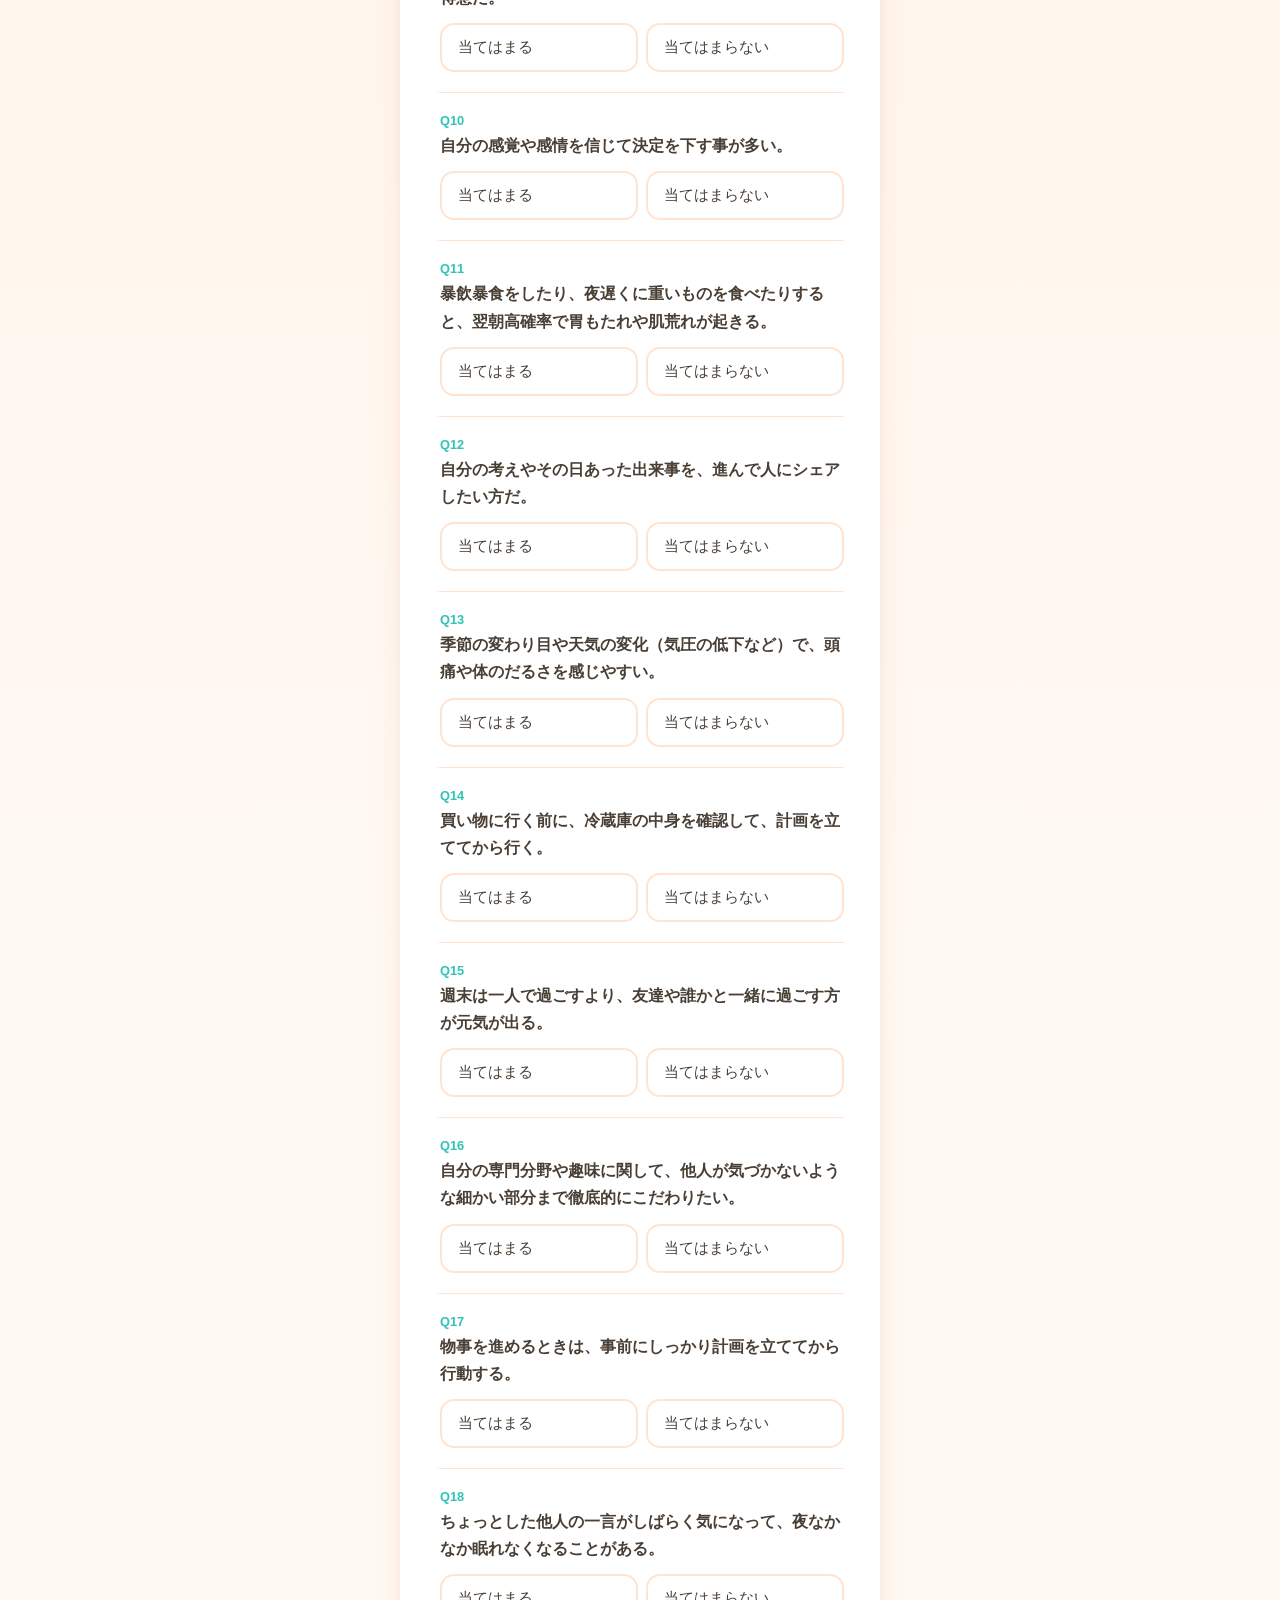
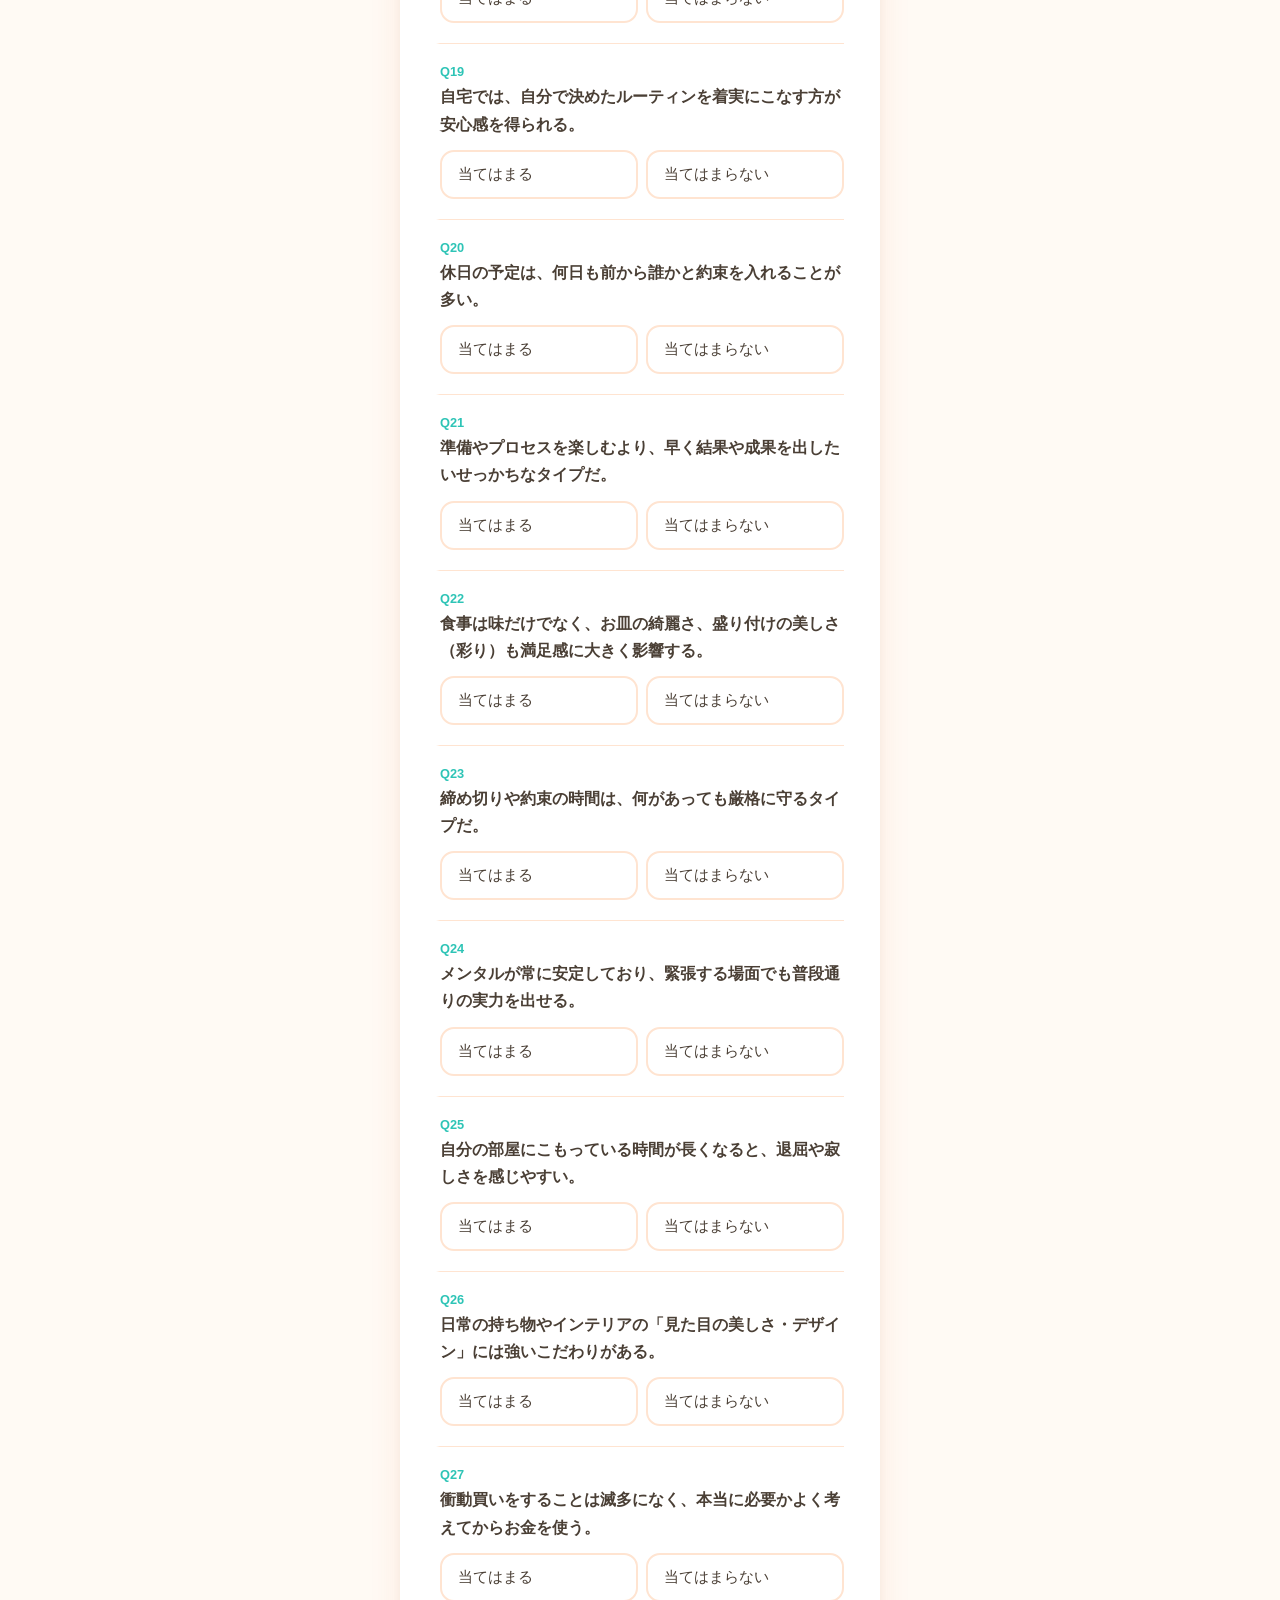
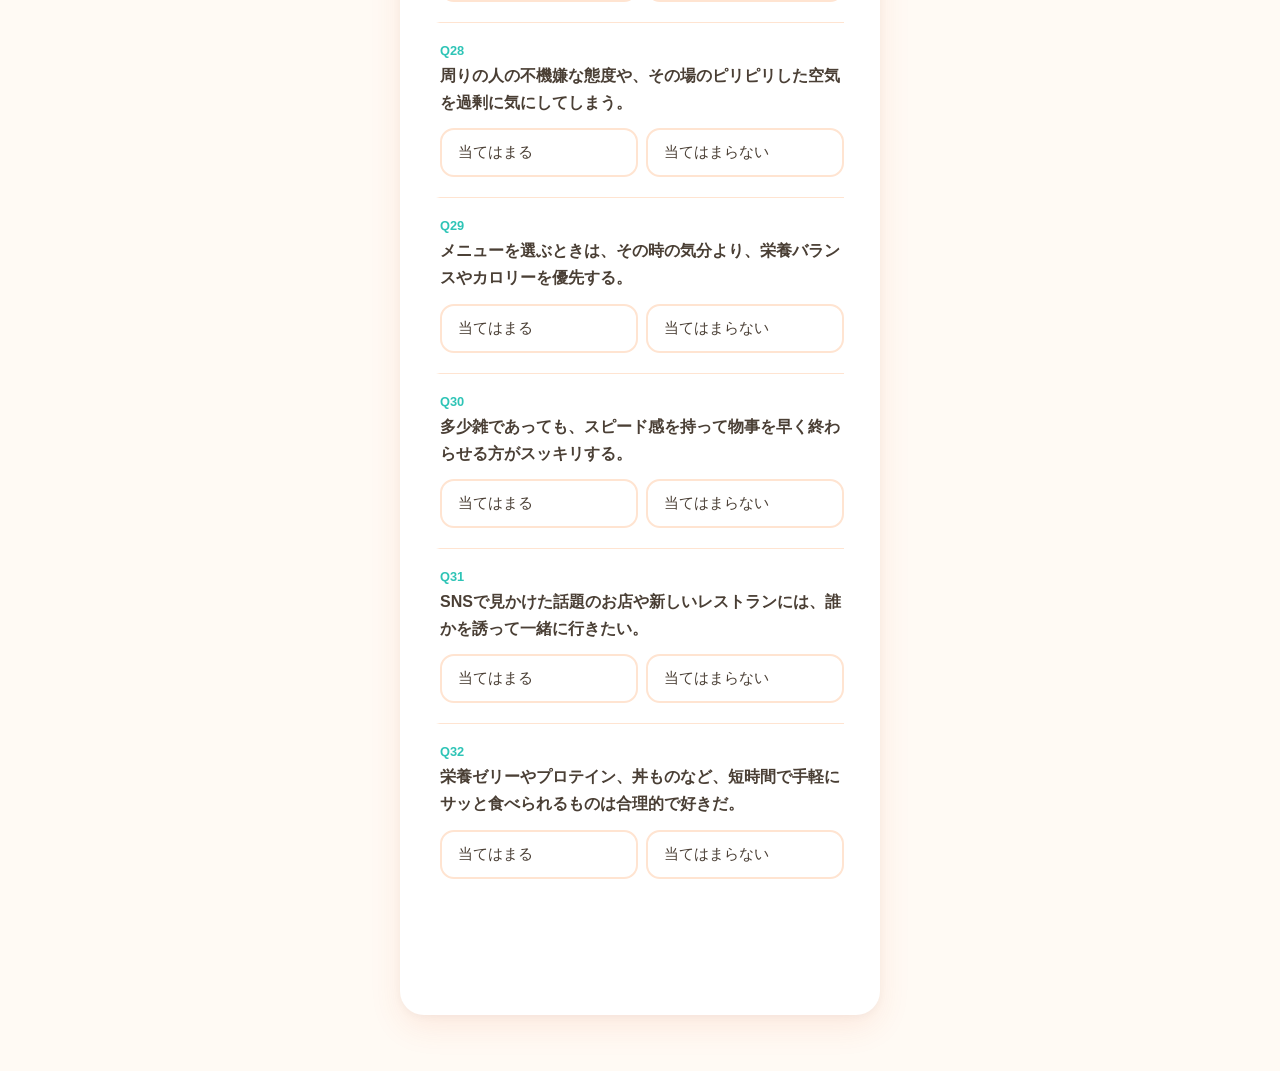
<file: personality-test/questions.html>
<!-- questions.html: 質問画面。32問をまとめて表示し、スクロールしながら回答。全問回答後「診断結果を見る」で結果を計算しresult.htmlへ遷移する。 -->
<!DOCTYPE html>
<html lang="ja">
<head>
  <meta charset="UTF-8">
  <meta name="viewport" content="width=device-width, initial-scale=1.0">
  <title>日本酒パーソナリティ診断 | 質問</title>
  <link rel="stylesheet" href="css/style.css">
  <!-- questionsData.jsで質問データ（32問）を定義しているため、questions.jsより先に読み込む -->
  <script src="js/questionsData.js" defer></script>
  <script src="js/questions.js" defer></script>
</head>
<body>

  <main class="page-wrapper quiz-page">

    <!-- 質問データが読み込めない場合にのみ表示するエラー表示エリア -->
    <div id="errorMessage" class="card error-message" hidden>
      質問データの読み込みに失敗しました。ページを再読み込みしてください。
    </div>

    <!-- 質問と回答ボタンをまとめた診断本体エリア -->
    <div id="quizContainer" class="card quiz-container" hidden>

      <!-- 進捗バー：32問中何問に回答済みかを視覚的・テキストの両方で表示する -->
      <div class="progress-area">
        <div class="progress-bar-outer">
          <div id="progressBarFill" class="progress-bar-fill"></div>
        </div>
        <p id="progressText" class="progress-text"></p>
      </div>

      <!-- 32問すべてを一覧表示するエリア（中身はquestions.jsがJSONデータから動的に生成する） -->
      <div id="questionsList" class="questions-list"></div>

      <!-- 全問回答するまでは非活性になる「診断結果を見る」ボタン -->
      <div class="submit-area">
        <button id="submitButton" class="next-button" type="button" disabled>診断結果を見る</button>
        <p id="unansweredHint" class="unanswered-hint" hidden></p>
      </div>

    </div>

  </main>

</body>
</html>
</file>
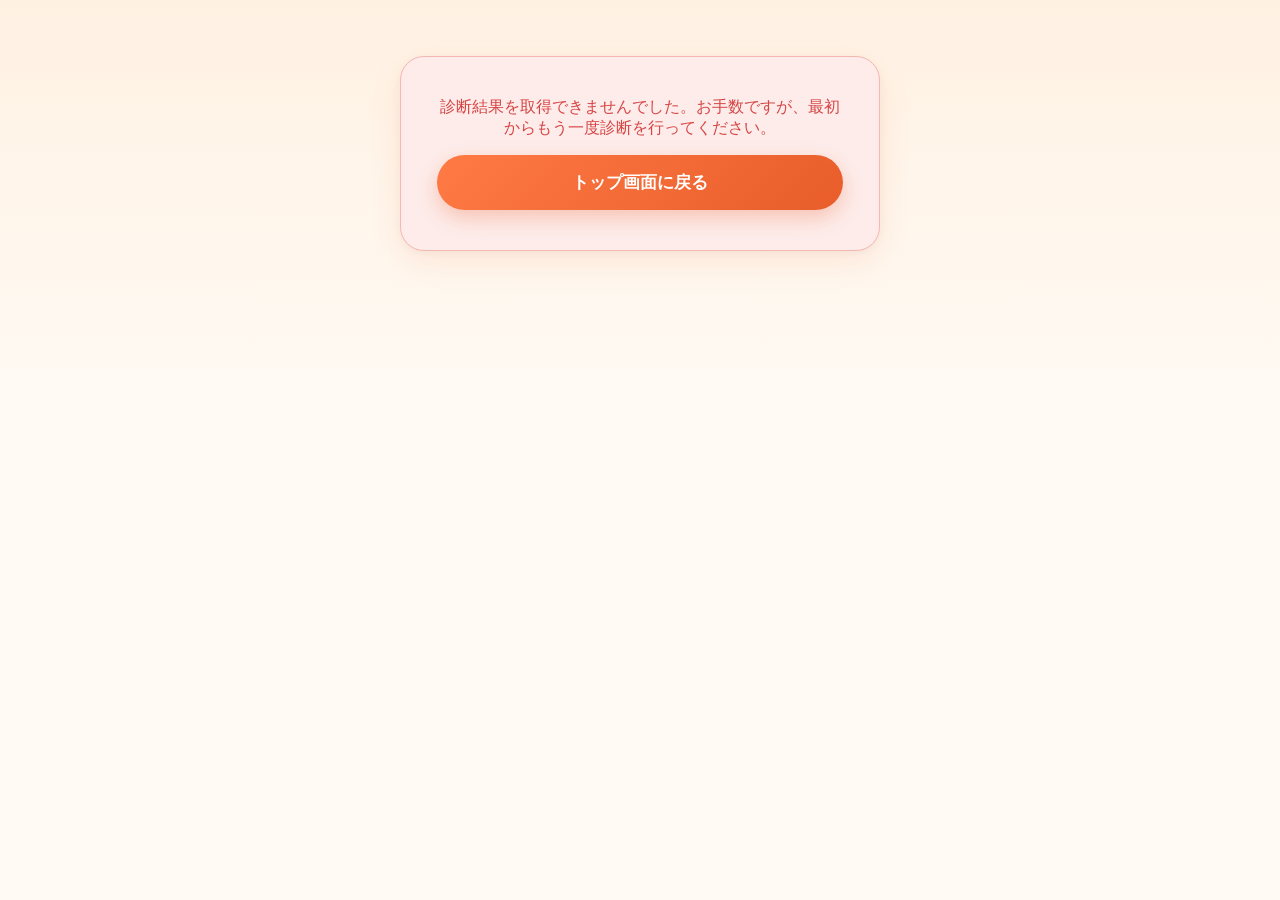
<file: personality-test/result.html>
<!-- result.html: 結果画面。sessionStorageの診断結果を元に該当タイプの内容を表示する。 -->
<!DOCTYPE html>
<html lang="ja">
<head>
  <meta charset="UTF-8">
  <meta name="viewport" content="width=device-width, initial-scale=1.0">
  <title>日本酒パーソナリティ診断 | 結果</title>
  <link rel="stylesheet" href="css/style.css">
  <!-- data.jsの16タイプデータを使うため、result.jsより先に読み込む -->
  <!-- share.jsはresult.jsが取得した診断結果（currentDiagnosisResult）を参照するため、result.jsの後に読み込む -->
  <script src="js/data.js" defer></script>
  <script src="js/result.js" defer></script>
  <script src="js/share.js" defer></script>
</head>
<body>

  <main class="page-wrapper result-page">

    <!-- 診断結果が取得できない・該当タイプが見つからない場合に表示するエラーエリア -->
    <div id="errorContainer" class="card error-message" hidden>
      <p>診断結果を取得できませんでした。お手数ですが、最初からもう一度診断を行ってください。</p>
      <a href="index.html" class="primary-button">トップ画面に戻る</a>
    </div>

    <!-- 診断結果の表示エリア -->
    <div id="resultContainer" class="card result-container" hidden>

      <p class="type-code" id="typeCodeText"></p>
      <img id="typeImage" class="type-image" alt="">
      <h1 id="typeNameText" class="type-name"></h1>

      <section class="result-section">
        <h2>性格</h2>
        <p id="descriptionText"></p>
      </section>

      <section class="result-section">
        <h2>食事の傾向</h2>
        <p id="dietDescriptionText"></p>
      </section>

      <section class="result-section">
        <h2>好む食べ物</h2>
        <ul id="favoriteFoodsList" class="foods-list"></ul>
      </section>

      <section class="result-section sake-section">
        <h2>おすすめの日本酒</h2>
        <p id="sakeBrandText" class="sake-brand"></p>
        <p id="sakeBreweryText"></p>
        <p id="sakeAreaText"></p>
      </section>

      <!-- SNSシェア画像の生成エリア：Canvas APIでシェア用画像を作り、ダウンロードできるようにする -->
      <section class="result-section share-section">
        <h2>この結果をシェアする</h2>
        <p class="share-description">画像を作成して、InstagramやXでシェアしよう！</p>

        <div class="share-buttons">
          <button type="button" id="generateInstagramImageButton" class="share-button share-button-instagram">
            Instagram用に作成
          </button>
          <button type="button" id="generateXImageButton" class="share-button share-button-x">
            X用に作成
          </button>
        </div>

        <!-- 画像生成後にのみ表示するプレビュー・ダウンロードエリア -->
        <div id="sharePreviewArea" class="share-preview-area" hidden>
          <p id="sharePreviewCaption" class="share-preview-caption"></p>
          <canvas id="shareCanvas" class="share-canvas"></canvas>
          <button type="button" id="downloadShareImageButton" class="primary-button download-button">
            画像を保存する
          </button>
        </div>
      </section>

      <div class="restart-area">
        <a href="index.html" id="restartLink" class="primary-button">もう一度診断する</a>
      </div>

      <!-- 全32問の質問文と選択した回答の一覧（回答内容の振り返り用） -->
      <section id="answersSection" class="result-section answers-section" hidden>
        <h2>回答一覧</h2>
        <ol id="answersList" class="answers-list"></ol>
      </section>

    </div>

  </main>

</body>
</html>
</file>
<file: css/style.css>
/* style.css: index / questions / result 3画面共通のスタイル。配色・フォント・カードなどの共通デザインを定義する。 */

/* ------------------------------------------------------------
   デザイントークン（配色・角丸・影などを一括管理する変数）
   ------------------------------------------------------------ */

:root {
  --color-surface: #ffffff;
  /* メインカラーは紺×金の和柄デザイン（プレゼンスライド2班_0804.pptx「⑥和柄・伝統」）を全ページに適用したもの。
     元は暖色オレンジ系だったが、紺の背景に映える金系統に置き換えている */
  --color-primary: #e8b84a;
  --color-primary-dark: #c8922a;
  --color-primary-light: #f7ecd3;
  --color-accent: #2ec4b6;
  --color-text: #4a3f35;
  --color-text-muted: #8a7f72;
  --color-danger: #d64545;
  --color-danger-bg: #fdecea;
  --color-danger-border: #f5b7b1;
  --color-maru: #e6483c;
  --color-batsu: #3b6fd1;

  /* 紺×金の基本トークン。ページ背景・カード枠・タイトル文字など全体のテーマカラーとして使う */
  --color-navy: #1a1a3e;
  --color-navy-light: #30316f;
  --color-gold: #e8b84a;
  --color-gold-dark: #c8922a;

  /* 全ページ共通のカード横幅（スマホ画面と同じ幅にそろえる） */
  --width-card-max: 480px;

  --radius-card: 24px;
  --radius-button: 999px;
  --radius-input: 14px;

  --shadow-card: 0 12px 32px rgba(200, 146, 42, 0.18), 0 2px 8px rgba(0, 0, 0, 0.08);
}

* {
  box-sizing: border-box;
}

body {
  margin: 0;
  min-height: 100vh;
  font-family: "Hiragino Maru Gothic ProN", "BIZ UDPGothic", "Yu Gothic", "Helvetica Neue", Arial, sans-serif;
  /* 紺地に金の波紋・雲文様・星をあしらった和柄背景（images/pattern-bg.webp）。スクロールしても位置が動かないよう固定する */
  background-color: var(--color-navy);
  background-image: url("../images/pattern-bg.webp");
  background-repeat: no-repeat;
  background-size: cover;
  background-position: center;
  background-attachment: fixed;
  color: var(--color-text);
}

h1, h2, p {
  word-break: break-word;
}

/* ------------------------------------------------------------
   共通レイアウト（各画面の外枠とカード）
   ------------------------------------------------------------ */

.page-wrapper {
  display: flex;
  flex-direction: column;
  align-items: center;
  min-height: 100vh;
  padding: 0 16px;
}

.card {
  width: 100%;
  /* コンテンツが短いページでも、ヘッダー・フッターの残りの縦スペースいっぱいに広がるようにする */
  flex: 1 0 auto;
  background-color: var(--color-surface);
  border-radius: 0;
  padding: 28px 20px;
  box-shadow: var(--shadow-card);
}

/* ------------------------------------------------------------
   全ページ共通のヘッダー・フッター（カードと同じ幅、背景画像と同系統の紺色）
   ------------------------------------------------------------ */

.site-header,
.site-footer {
  width: 100%;
  max-width: var(--width-card-max);
  flex-shrink: 0;
  background-color: var(--color-navy);
  text-align: center;
}

.site-header {
  padding: 18px 20px;
}

.site-header a {
  font-size: 1.05rem;
  font-weight: bold;
  color: var(--color-gold);
  text-decoration: none;
}

.site-footer {
  padding: 14px 20px;
}

.site-footer p {
  margin: 0;
  font-size: 0.8rem;
  color: #fdf6e8;
}

/* ------------------------------------------------------------
   共通ナビゲーション（画面右上・全ページ共通）
   ------------------------------------------------------------ */

.top-nav {
  position: fixed;
  top: 12px;
  right: 12px;
  z-index: 50;
  display: flex;
  flex-direction: column;
  align-items: flex-end;
  gap: 8px;
}

/* ハンバーガーボタン（3本線） */

.nav-toggle-button {
  width: 40px;
  height: 40px;
  display: flex;
  align-items: center;
  justify-content: center;
  border: 1.5px solid var(--color-gold);
  padding: 0;
  background-color: rgba(255, 255, 255, 0.92);
  border-radius: var(--radius-button);
  box-shadow: var(--shadow-card);
  cursor: pointer;
}

.nav-toggle-icon,
.nav-toggle-icon::before,
.nav-toggle-icon::after {
  content: "";
  display: block;
  width: 18px;
  height: 2px;
  border-radius: 2px;
  background-color: var(--color-navy);
  transition: transform 0.2s ease, opacity 0.2s ease, top 0.2s ease;
}

.nav-toggle-icon {
  position: relative;
}

.nav-toggle-icon::before {
  position: absolute;
  left: 0;
  top: -6px;
}

.nav-toggle-icon::after {
  position: absolute;
  left: 0;
  top: 6px;
}

/* メニューが開いている間（aria-expanded="true"）は3本線を×に変形する */
.nav-toggle-button[aria-expanded="true"] .nav-toggle-icon {
  background-color: transparent;
}

.nav-toggle-button[aria-expanded="true"] .nav-toggle-icon::before {
  top: 0;
  transform: rotate(45deg);
}

.nav-toggle-button[aria-expanded="true"] .nav-toggle-icon::after {
  top: 0;
  transform: rotate(-45deg);
}

/* ハンバーガーボタンを押すと開く、ページ間リンクのメニュー */

.nav-menu {
  display: flex;
  flex-direction: column;
  gap: 4px;
  padding: 6px;
  background-color: rgba(255, 255, 255, 0.96);
  border: 1.5px solid var(--color-gold);
  border-radius: var(--radius-input);
  box-shadow: var(--shadow-card);
}

/* hidden属性が付いているときは必ず非表示にする（display:flexより優先させる） */
.nav-menu[hidden] {
  display: none;
}

.top-nav-link {
  padding: 8px 14px;
  font-size: 0.85rem;
  font-weight: bold;
  color: var(--color-text-muted);
  text-decoration: none;
  text-align: right;
  border-radius: var(--radius-input);
  white-space: nowrap;
  transition: background-color 0.15s ease, color 0.15s ease;
}

.top-nav-link:hover {
  background-color: var(--color-primary-light);
  color: var(--color-navy);
}

.top-nav-link.active {
  background: linear-gradient(135deg, var(--color-primary), var(--color-primary-dark));
  color: var(--color-navy);
}

/* ------------------------------------------------------------
   共通ボタン
   ------------------------------------------------------------ */

.primary-button {
  display: inline-block;
  width: 100%;
  padding: 16px 24px;
  font-size: 1.05rem;
  font-weight: bold;
  border: none;
  border-radius: var(--radius-button);
  background: linear-gradient(135deg, var(--color-primary), var(--color-primary-dark));
  color: var(--color-navy);
  text-decoration: none;
  text-align: center;
  cursor: pointer;
  box-shadow: 0 8px 20px rgba(200, 146, 42, 0.35);
  transition: transform 0.15s ease, box-shadow 0.15s ease, opacity 0.15s ease;
}

.primary-button:hover {
  transform: translateY(-2px);
  box-shadow: 0 10px 24px rgba(200, 146, 42, 0.42);
}

.primary-button:active {
  transform: translateY(0);
  opacity: 0.9;
}

/* ------------------------------------------------------------
   トップ画面（index.html）
   ------------------------------------------------------------ */

.top-container {
  max-width: var(--width-card-max);
  text-align: center;
  padding: 0;
  /* コンテンツより画面が縦長のときに、カード下端の余白が白いまま残らないよう、
     縦に並べた最後の要素（home-cta-panel）で余ったスペースを埋める */
  display: flex;
  flex-direction: column;
}

/* カード上端の余白ぶんもタイトル自身のpaddingに含め、塗りつぶしがカード端まで届くようにする */
.app-title {
  margin: 0 0 40px;
  padding: 64px 24px 24px;
  font-size: clamp(1.5rem, 5vw, 1.9rem);
  color: var(--color-navy);
  background-color: var(--color-primary-light);
}

/* 説明文＋診断をはじめるボタンをまとめた、薄いベージュのパネル。
   カード下端の余白ぶんもパネル自身のpaddingに含め、塗りつぶしがカード端まで届くようにする。
   flex-growで、画面が縦長のときに残るスペースも塗りつぶす */
.home-cta-panel {
  flex: 1 0 auto;
  margin-top: 40px;
  padding: 32px 24px 72px;
  background-color: var(--color-primary-light);
}

.app-description {
  margin: 0 0 28px;
  line-height: 1.8;
  color: var(--color-text);
}

.start-button {
  width: 100%;
  font-size: 1.15rem;
  padding: 18px 24px;
}

/* 16タイプのキャラクター画像が2段で横に流れ続けるスクロールエリア（上段＝左から右／下段＝右から左） */

.character-scroller {
  width: 100%;
  overflow: hidden;
  -webkit-mask-image: linear-gradient(90deg, transparent, #000 10%, #000 90%, transparent);
  mask-image: linear-gradient(90deg, transparent, #000 10%, #000 90%, transparent);
}

.character-scroller + .character-scroller {
  margin-top: 16px;
}

.character-scroller-track {
  display: flex;
  width: max-content;
  gap: 20px;
  padding: 4px 0;
}

.character-scroller-track-rtl {
  animation: character-scroll-rtl 32s linear infinite;
}

.character-scroller-track-ltr {
  animation: character-scroll-ltr 32s linear infinite;
}

.character-scroller-image {
  width: 160px;
  height: 160px;
  flex-shrink: 0;
  object-fit: cover;
  border-radius: 50%;
  border: 4px solid var(--color-primary-light);
  background-color: var(--color-surface);
}

/* 右から左へ流れる（従来のスクロール方向） */
@keyframes character-scroll-rtl {
  from {
    transform: translateX(0);
  }
  to {
    /* 画像を2セット並べているため、ちょうど半分（1セット分）動かすと継ぎ目なくループする */
    transform: translateX(-50%);
  }
}

/* 左から右へ流れる（rtlの逆再生） */
@keyframes character-scroll-ltr {
  from {
    transform: translateX(-50%);
  }
  to {
    transform: translateX(0);
  }
}

/* 動きを抑えたい設定を優先するユーザーには、アニメーションを止める */
@media (prefers-reduced-motion: reduce) {
  .character-scroller-track-rtl,
  .character-scroller-track-ltr {
    animation: none;
  }
}

/* ------------------------------------------------------------
   質問画面（questions.html）
   ------------------------------------------------------------ */

.quiz-container {
  max-width: var(--width-card-max);
}

/* 進捗バー：スクロールしても常に見えるよう画面上部に固定表示する */

.progress-area {
  position: sticky;
  top: 64px;
  z-index: 10;
  background-color: transparent;
  padding: 8px 0 16px;
  margin-bottom: 12px;
}

.progress-bar-outer {
  width: 100%;
  height: 12px;
  background-color: var(--color-primary-light);
  border: 1px solid var(--color-gold-dark);
  border-radius: var(--radius-button);
  overflow: hidden;
}

.progress-bar-fill {
  height: 100%;
  width: 0%;
  background: linear-gradient(90deg, var(--color-primary), var(--color-primary-dark));
  border-radius: var(--radius-button);
  transition: width 0.3s ease;
}

.progress-text {
  margin: 8px 0 0;
  font-size: 0.85rem;
  color: var(--color-text-muted);
  text-align: right;
}

/* 質問一覧（32問をまとめてスクロール表示する） */

.questions-list {
  display: flex;
  flex-direction: column;
  gap: 20px;
  margin: 4px 0 28px;
}

.question-item {
  padding-bottom: 20px;
  border-bottom: 1px solid var(--color-primary-light);
  border-left: 4px solid transparent;
  transition: border-color 0.2s ease;
}

.question-item:last-child {
  border-bottom: none;
  padding-bottom: 0;
}

/* 未回答のまま送信しようとした質問に付与する警告表示 */
.question-item.unanswered-warning {
  border-left-color: var(--color-danger);
  padding-left: 12px;
}

.question-item-number {
  margin: 0 0 4px;
  font-size: 0.8rem;
  font-weight: bold;
  color: var(--color-accent);
}

.question-item-text {
  margin: 0 0 28px;
  font-size: 1rem;
  font-weight: bold;
  line-height: 1.7;
}

.question-item-answers {
  display: flex;
  justify-content: center;
  gap: 56px;
}

/* 回答ボタン（当てはまる＝○／当てはまらない＝×） */

.answer-button {
  display: flex;
  align-items: center;
  justify-content: center;
  flex: 0 0 auto;
  width: 60px;
  height: 60px;
  padding: 0;
  font-size: 1.7rem;
  font-weight: bold;
  line-height: 1;
  font-family: inherit;
  border: 3px solid;
  border-radius: 50%;
  background-color: var(--color-surface);
  cursor: pointer;
  transition: transform 0.15s ease, background-color 0.15s ease, color 0.15s ease, box-shadow 0.15s ease;
}

.answer-button:hover {
  transform: translateY(-2px);
}

.answer-button-agree {
  border-color: var(--color-maru);
  color: var(--color-maru);
}

.answer-button-disagree {
  border-color: var(--color-batsu);
  color: var(--color-batsu);
}

.answer-button.selected {
  color: #ffffff;
  box-shadow: 0 6px 14px rgba(0, 0, 0, 0.18);
}

.answer-button-agree.selected {
  background-color: var(--color-maru);
}

.answer-button-disagree.selected {
  background-color: var(--color-batsu);
}

/* 「診断結果を見る」ボタン：スクロール中も押しやすいよう画面下部に固定表示する */

.submit-area {
  text-align: center;
  position: sticky;
  bottom: 0;
  background-color: var(--color-surface);
  padding: 16px 0 4px;
  margin-top: -4px;
}

.next-button {
  width: 100%;
  min-height: 52px;
  padding: 14px 16px;
  font-size: 1.05rem;
  font-weight: bold;
  font-family: inherit;
  border: none;
  border-radius: var(--radius-button);
  background: linear-gradient(135deg, var(--color-primary), var(--color-primary-dark));
  color: var(--color-navy);
  cursor: pointer;
  box-shadow: 0 8px 20px rgba(200, 146, 42, 0.35);
  transition: transform 0.15s ease, box-shadow 0.15s ease;
}

.next-button:hover:not(:disabled) {
  transform: translateY(-2px);
}

.next-button:disabled {
  background: var(--color-primary-light);
  color: var(--color-text-muted);
  box-shadow: none;
  cursor: not-allowed;
}

.unanswered-hint {
  margin: 12px 0 0;
  font-size: 0.85rem;
  color: var(--color-danger);
}

/* ------------------------------------------------------------
   結果画面（result.html）
   ------------------------------------------------------------ */

.result-container {
  max-width: var(--width-card-max);
  text-align: center;
}

/* タイプコードは紺×金のバッジ表示にして、診断結果の「見せ場」として印象づける */
.type-code {
  display: inline-block;
  margin: 0;
  padding: 10px 28px;
  font-size: 2rem;
  letter-spacing: 0.1em;
  color: var(--color-gold);
  background: linear-gradient(135deg, var(--color-navy), var(--color-navy-light));
  border-radius: var(--radius-button);
  font-weight: 800;
  box-shadow: 0 10px 24px rgba(26, 26, 62, 0.28);
}

.type-image {
  display: block;
  width: 200px;
  height: 200px;
  object-fit: cover;
  margin: 16px auto;
  border-radius: 50%;
  border: 4px solid var(--color-gold);
}

.type-name {
  margin: 0 0 40px;
  font-size: 1.6rem;
  color: var(--color-text);
}

.result-section {
  text-align: left;
  margin-bottom: 44px;
}

.result-section h2 {
  font-size: 1.05rem;
  margin: 0 0 8px;
  color: var(--color-accent);
}

.result-section p {
  margin: 0;
  line-height: 1.8;
}

.foods-list {
  margin: 0;
  padding-left: 20px;
  line-height: 1.9;
}

/* おすすめの日本酒セクションは、紺×金の「酒ラベル」風デザインで特別感を出す */
/* カードの左右パディング分をマイナスマージンで打ち消し、横幅いっぱいまで塗りつぶす */
.sake-section {
  background: linear-gradient(135deg, var(--color-navy), var(--color-navy-light));
  padding: 18px 0;
  margin-left: -20px;
  margin-right: -20px;
  border-radius: 0;
}

.sake-section h2 {
  padding: 0 16px;
  color: var(--color-gold);
}

/* 銘柄カードは、幅に余裕があれば自動で横並びになるグリッドにする
   （1件のときは1枚が幅いっぱいに、2件以上かつ横幅が足りるときは横並びになる） */
.sake-recommendations-list {
  display: flex;
  flex-direction: column;
  gap: 18px;
}

/* 1枚1枚を独立したカードとして見せる */
.sake-recommendation-item {
  display: flex;
  flex-direction: column;
  align-items: center;
  background-color: rgba(255, 255, 255, 0.03);
  border-radius: 0;
  padding: 18px 14px;
}

.sake-brand {
  align-self: stretch;
  margin: 0 0 4px;
  font-size: 1.1rem;
  font-weight: bold;
  color: var(--color-gold);
  text-align: left;
}

.sake-brewery {
  align-self: stretch;
  margin: 0;
  font-size: 0.85rem;
  color: #fdf6e8;
  text-align: left;
}

/* ボトル画像の左右の背景を半透明の黒で塗りつぶす帯（カードの左右パディング分を打ち消し、端まで広げる） */
.sake-image-frame {
  align-self: stretch;
  display: flex;
  justify-content: center;
  margin-top: 20px;
  margin-left: -14px;
  margin-right: -14px;
  padding: 16px 0;
  background-color: rgba(0, 0, 0, 0.35);
}

.sake-image {
  display: block;
  width: 132px;
  height: auto;
  padding: 10px;
  background-color: #ffffff;
  border-radius: 0;
  box-shadow: 0 6px 16px rgba(0, 0, 0, 0.2);
}

.sake-buttons {
  display: flex;
  flex-direction: column;
  gap: 10px;
  width: 100%;
  margin-top: auto;
  padding-top: 24px;
}

.sake-link-button {
  flex: 1;
  min-height: 44px;
  display: flex;
  align-items: center;
  justify-content: center;
  gap: 5px;
  padding: 8px 10px;
  font-size: 0.82rem;
  font-weight: bold;
  text-align: center;
  text-decoration: none;
  border-radius: 0;
  transition: transform 0.15s ease, box-shadow 0.15s ease;
}

/* 新しいタブで開くことを示す外部リンクアイコン */
.sake-link-icon {
  width: 14px;
  height: 14px;
  flex-shrink: 0;
}

.sake-link-button:hover {
  transform: translateY(-2px);
}

.sake-link-button-homepage {
  background-color: rgba(255, 255, 255, 0.1);
  color: var(--color-gold);
  border: 1.5px solid var(--color-gold);
}

.sake-link-button-purchase {
  background: linear-gradient(135deg, var(--color-primary), var(--color-primary-dark));
  color: var(--color-navy);
  border: 1.5px solid transparent;
  box-shadow: 0 6px 14px rgba(200, 146, 42, 0.35);
}

.sake-link-button-purchase:hover {
  box-shadow: 0 8px 18px rgba(200, 146, 42, 0.45);
}

/* 4軸スコアのパーセンテージ表示 */

.axis-bars {
  display: flex;
  flex-direction: column;
  gap: 28px;
}

.axis-bar-1 {
  --axis-color: #3b82c4;
}

.axis-bar-2 {
  --axis-color: var(--color-gold-dark);
}

.axis-bar-3 {
  --axis-color: #3fa66b;
}

.axis-bar-4 {
  --axis-color: #a25fd1;
}

.axis-bar-summary {
  margin: 0 0 10px;
  text-align: center;
  font-size: 1rem;
  font-weight: bold;
  color: var(--color-text);
}

.axis-bar-percent {
  font-size: 1.2rem;
  font-weight: 800;
  color: var(--axis-color);
}

.axis-bar-track {
  position: relative;
  width: 100%;
  height: 10px;
  border-radius: var(--radius-button);
  background-color: var(--axis-color);
}

.axis-bar-knob {
  position: absolute;
  top: 50%;
  width: 22px;
  height: 22px;
  border-radius: 50%;
  background-color: #ffffff;
  border: 4px solid var(--axis-color);
  box-shadow: 0 2px 6px rgba(0, 0, 0, 0.2);
  transform: translate(-50%, -50%);
}

.axis-bar-labels {
  display: flex;
  justify-content: space-between;
  margin-top: 8px;
  font-size: 0.8rem;
  color: var(--color-text-muted);
}

/* SNSシェア画像生成エリア */

.share-section .share-description {
  margin: 0 0 32px;
  color: var(--color-text-muted);
}

.share-buttons {
  display: flex;
  gap: 12px;
  margin-bottom: 8px;
}

.share-button {
  flex: 1;
  min-height: 48px;
  padding: 12px 16px;
  font-size: 0.95rem;
  font-weight: bold;
  font-family: inherit;
  border: none;
  border-radius: var(--radius-button);
  color: #ffffff;
  cursor: pointer;
  transition: transform 0.15s ease;
}

.share-button:hover {
  transform: translateY(-2px);
}

.share-button:disabled {
  opacity: 0.6;
  cursor: not-allowed;
  transform: none;
}

.share-button-x {
  background-color: #000000;
}

.share-button-instagram {
  background: linear-gradient(135deg, #f9ce34, #ee2a7b, #6228d7);
}

.share-preview-area {
  margin-top: 20px;
  text-align: center;
}

.share-preview-caption {
  margin: 0 0 12px;
  font-size: 0.85rem;
  color: var(--color-text-muted);
}

.share-fallback-note {
  margin: 0 0 12px;
  font-size: 0.8rem;
  color: var(--color-text-muted);
}

.share-canvas {
  display: block;
  width: 100%;
  max-width: 320px;
  height: auto;
  margin: 0 auto 16px;
  border-radius: var(--radius-input);
  box-shadow: var(--shadow-card);
}

.download-button {
  max-width: 320px;
  margin: 0 auto;
}

.restart-area {
  margin-top: 8px;
}

/* ------------------------------------------------------------
   タイプ一覧画面（types.html）
   ------------------------------------------------------------ */

.types-container {
  max-width: var(--width-card-max);
  text-align: center;
}

.types-title {
  margin: 0 0 8px;
  font-size: 1.4rem;
  color: var(--color-navy);
}

.types-description {
  margin: 0 0 44px;
  color: var(--color-text-muted);
}

.types-grid {
  display: grid;
  grid-template-columns: repeat(1, 1fr);
  gap: 16px;
  margin-bottom: 28px;
}

/* カード幅がスマホ幅で固定のため、横幅に応じた列数は1列／2列までにとどめる */
@media (min-width: 480px) {
  .types-grid {
    grid-template-columns: repeat(2, 1fr);
    /* 一番下の右列カードが60pxずれた分、フッターと重ならないよう下に余白を追加する */
    margin-bottom: 88px;
  }

  /* 右列（偶数番目）を下にずらし、左右が互い違いになるように配置する。
     margin-bottomを同量マイナスにして打ち消すことで、行の高さ自体には影響を与えない */
  .type-card:nth-child(even) {
    margin-top: 60px;
    margin-bottom: -60px;
  }
}

.type-card {
  text-align: center;
}

.type-card-image-button {
  display: block;
  width: 100%;
  padding: 0;
  border: none;
  background: none;
  border-radius: 50%;
  cursor: pointer;
  transition: transform 0.15s ease;
}

.type-card-image-button:hover {
  transform: translateY(-2px);
}

.type-card-image {
  display: block;
  width: 100%;
  aspect-ratio: 1 / 1;
  object-fit: cover;
  border-radius: 50%;
  border: 3px solid var(--color-gold);
}

.type-card-nickname {
  margin: 8px 0 2px;
  font-size: 0.85rem;
  font-weight: bold;
  line-height: 1.4;
}

.type-card-code {
  margin: 0;
  font-size: 0.7rem;
  font-weight: bold;
  letter-spacing: 0.05em;
  color: var(--color-navy-light);
}

/* タイプ詳細モーダル */

.modal-overlay {
  position: fixed;
  inset: 0;
  display: flex;
  align-items: center;
  justify-content: center;
  padding: 16px;
  background-color: rgba(26, 26, 62, 0.6);
  z-index: 100;
}

/* hidden属性が付いているときは必ず非表示にする（display:flexより優先させる） */
.modal-overlay[hidden] {
  display: none;
}

.modal-content {
  position: relative;
  width: 100%;
  max-width: 480px;
  max-height: 90vh;
  overflow-y: auto;
  text-align: center;
}

.modal-close-button {
  position: absolute;
  top: 12px;
  right: 12px;
  width: 36px;
  height: 36px;
  border: none;
  border-radius: 50%;
  background-color: var(--color-primary-light);
  color: var(--color-navy);
  font-size: 1.2rem;
  line-height: 1;
  cursor: pointer;
}

/* ------------------------------------------------------------
   エラーメッセージ（共通）
   ------------------------------------------------------------ */

.error-message {
  max-width: 480px;
  margin: 0 auto;
  color: var(--color-danger);
  background-color: var(--color-danger-bg);
  border: 1px solid var(--color-danger-border);
  text-align: center;
}

.error-message p {
  margin: 0 0 16px;
}

/* ------------------------------------------------------------
   レスポンシブ対応：タブレット幅（600px以上）
   ------------------------------------------------------------ */

@media (min-width: 600px) {
  .page-wrapper {
    padding: 0 24px;
  }

  .card {
    padding: 40px 36px;
  }

  /* .cardのpaddingより後ろで上書きし、ホーム画面のカードは左右の余白なしを維持する */
  .top-container {
    padding: 0;
  }

  .sake-section {
    margin-left: -36px;
    margin-right: -36px;
  }

  .app-title {
    padding-top: 72px;
  }

  .home-cta-panel {
    padding-bottom: 80px;
  }
}

/* ------------------------------------------------------------
   レスポンシブ対応：PC幅（900px以上）
   スマートフォンの縦長レイアウトをそのまま引き伸ばすのではなく、
   読みやすさ・押しやすさを優先して余白・文字サイズ・並び方を調整する
   ------------------------------------------------------------ */

@media (min-width: 900px) {
  .card {
    padding: 48px 48px;
  }

  /* .cardのpaddingより後ろで上書きし、ホーム画面のカードは余白なしを維持する
     （上下の余白はapp-title・home-cta-panel自身のpaddingに含めている） */
  .top-container {
    padding: 0;
  }

  .sake-section {
    margin-left: -48px;
    margin-right: -48px;
  }

  /* 質問画面：質問文・ボタン・余白を大きくして読みやすく押しやすくする（カード幅はスマホ幅のまま） */

  .questions-list {
    gap: 28px;
  }

  .question-item-text {
    font-size: 1.15rem;
  }

  .question-item-answers {
    gap: 72px;
  }

  .answer-button {
    width: 76px;
    height: 76px;
    font-size: 2.1rem;
    border-width: 4px;
  }

  .next-button {
    width: auto;
    min-width: 300px;
    max-width: 380px;
    font-size: 1.15rem;
    padding: 16px 32px;
  }

  /* カード幅が常にスマホ幅で固定のため、診断スコア・性格・食事の傾向などは
     PC幅でも2列にはせず、スマホ画面と同じ縦積みレイアウトのままにする */

  /* 「もう一度診断する」「画像を保存する」ボタンは、幅いっぱいに引き伸ばさず中央に程よい大きさで表示する */
  .restart-area .primary-button,
  .download-button {
    width: auto;
    min-width: 260px;
    max-width: 360px;
  }

  .restart-area {
    text-align: center;
  }
}
</file>
<file: personality-test/css/style.css>
/* style.css: index / questions / result 3画面共通のスタイル。配色・フォント・カードなどの共通デザインを定義する。 */

/* ------------------------------------------------------------
   デザイントークン（配色・角丸・影などを一括管理する変数）
   ------------------------------------------------------------ */

:root {
  --color-bg-top: #fff1e2;
  --color-bg-bottom: #fffaf4;
  --color-surface: #ffffff;
  --color-primary: #ff7a45;
  --color-primary-dark: #e85d2a;
  --color-primary-light: #ffe4d1;
  --color-accent: #2ec4b6;
  --color-text: #4a3f35;
  --color-text-muted: #8a7f72;
  --color-danger: #d64545;
  --color-danger-bg: #fdecea;
  --color-danger-border: #f5b7b1;

  --radius-card: 24px;
  --radius-button: 999px;
  --radius-input: 14px;

  --shadow-card: 0 12px 32px rgba(232, 93, 42, 0.1), 0 2px 8px rgba(0, 0, 0, 0.04);
}

* {
  box-sizing: border-box;
}

body {
  margin: 0;
  font-family: "Hiragino Maru Gothic ProN", "BIZ UDPGothic", "Yu Gothic", "Helvetica Neue", Arial, sans-serif;
  background: linear-gradient(180deg, var(--color-bg-top) 0%, var(--color-bg-bottom) 45%);
  color: var(--color-text);
}

h1, h2, p {
  word-break: break-word;
}

/* ------------------------------------------------------------
   共通レイアウト（各画面の外枠とカード）
   ------------------------------------------------------------ */

.page-wrapper {
  display: flex;
  justify-content: center;
  align-items: flex-start;
  min-height: 100vh;
  padding: 32px 16px;
}

.card {
  width: 100%;
  background-color: var(--color-surface);
  border-radius: var(--radius-card);
  padding: 28px 20px;
  box-shadow: var(--shadow-card);
}

/* ------------------------------------------------------------
   共通ボタン
   ------------------------------------------------------------ */

.primary-button {
  display: inline-block;
  width: 100%;
  padding: 16px 24px;
  font-size: 1.05rem;
  font-weight: bold;
  border: none;
  border-radius: var(--radius-button);
  background: linear-gradient(135deg, var(--color-primary), var(--color-primary-dark));
  color: #ffffff;
  text-decoration: none;
  text-align: center;
  cursor: pointer;
  box-shadow: 0 8px 20px rgba(232, 93, 42, 0.28);
  transition: transform 0.15s ease, box-shadow 0.15s ease, opacity 0.15s ease;
}

.primary-button:hover {
  transform: translateY(-2px);
  box-shadow: 0 10px 24px rgba(232, 93, 42, 0.34);
}

.primary-button:active {
  transform: translateY(0);
  opacity: 0.9;
}

/* ------------------------------------------------------------
   トップ画面（index.html）
   ------------------------------------------------------------ */

.top-page {
  align-items: center;
}

.top-container {
  max-width: 440px;
  text-align: center;
  padding: 40px 24px;
}

.app-emoji {
  margin: 0 0 8px;
  font-size: 3rem;
  line-height: 1;
}

.app-title {
  margin: 0 0 16px;
  font-size: clamp(1.5rem, 5vw, 1.9rem);
  color: var(--color-primary-dark);
}

.app-description {
  margin: 0 0 28px;
  line-height: 1.8;
  color: var(--color-text);
}

.start-button {
  font-size: 1.15rem;
  padding: 18px 24px;
}

.app-note {
  margin: 16px 0 0;
  font-size: 0.85rem;
  color: var(--color-text-muted);
}

/* ------------------------------------------------------------
   質問画面（questions.html）
   ------------------------------------------------------------ */

.quiz-container {
  max-width: 480px;
}

/* 進捗バー */

.progress-area {
  margin-bottom: 28px;
}

.progress-bar-outer {
  width: 100%;
  height: 12px;
  background-color: var(--color-primary-light);
  border-radius: var(--radius-button);
  overflow: hidden;
}

.progress-bar-fill {
  height: 100%;
  width: 0%;
  background: linear-gradient(90deg, var(--color-primary), var(--color-primary-dark));
  border-radius: var(--radius-button);
  transition: width 0.3s ease;
}

.progress-text {
  margin: 8px 0 0;
  font-size: 0.85rem;
  color: var(--color-text-muted);
  text-align: right;
}

/* 質問一覧（32問をまとめてスクロール表示する） */

.questions-list {
  display: flex;
  flex-direction: column;
  gap: 20px;
  margin: 4px 0 28px;
}

.question-item {
  padding-bottom: 20px;
  border-bottom: 1px solid var(--color-primary-light);
  border-left: 4px solid transparent;
  transition: border-color 0.2s ease;
}

.question-item:last-child {
  border-bottom: none;
  padding-bottom: 0;
}

/* 未回答のまま送信しようとした質問に付与する警告表示 */
.question-item.unanswered-warning {
  border-left-color: var(--color-danger);
  padding-left: 12px;
}

.question-item-number {
  margin: 0 0 4px;
  font-size: 0.8rem;
  font-weight: bold;
  color: var(--color-accent);
}

.question-item-text {
  margin: 0 0 12px;
  font-size: 1rem;
  font-weight: bold;
  line-height: 1.7;
}

.question-item-answers {
  display: flex;
  gap: 8px;
}

/* 回答ボタン（当てはまる／当てはまらない） */

.answer-button {
  display: flex;
  align-items: center;
  justify-content: space-between;
  flex: 1;
  width: auto;
  min-height: 48px;
  padding: 12px 16px;
  font-size: 0.95rem;
  font-family: inherit;
  border: 2px solid var(--color-primary-light);
  border-radius: var(--radius-input);
  background-color: var(--color-surface);
  color: var(--color-text);
  cursor: pointer;
  transition: border-color 0.15s ease, background-color 0.15s ease;
}

.answer-button:hover {
  border-color: var(--color-primary);
}

.answer-button.selected {
  border-color: var(--color-primary);
  background-color: var(--color-primary-light);
  font-weight: bold;
}

.answer-button.selected::after {
  content: "\2713";
  color: var(--color-primary-dark);
  font-weight: bold;
}

/* 「診断結果を見る」ボタン：スクロール中も押しやすいよう画面下部に固定表示する */

.submit-area {
  text-align: center;
  position: sticky;
  bottom: 0;
  background-color: var(--color-surface);
  padding: 16px 0 4px;
  margin-top: -4px;
}

.next-button {
  width: 100%;
  min-height: 52px;
  padding: 14px 16px;
  font-size: 1.05rem;
  font-weight: bold;
  font-family: inherit;
  border: none;
  border-radius: var(--radius-button);
  background: linear-gradient(135deg, var(--color-primary), var(--color-primary-dark));
  color: #ffffff;
  cursor: pointer;
  box-shadow: 0 8px 20px rgba(232, 93, 42, 0.28);
  transition: transform 0.15s ease, box-shadow 0.15s ease;
}

.next-button:hover:not(:disabled) {
  transform: translateY(-2px);
}

.next-button:disabled {
  background: var(--color-primary-light);
  color: var(--color-text-muted);
  box-shadow: none;
  cursor: not-allowed;
}

.unanswered-hint {
  margin: 12px 0 0;
  font-size: 0.85rem;
  color: var(--color-danger);
}

/* ------------------------------------------------------------
   結果画面（result.html）
   ------------------------------------------------------------ */

.result-container {
  max-width: 560px;
  text-align: center;
}

.type-code {
  margin: 0;
  font-size: 0.95rem;
  letter-spacing: 0.1em;
  color: var(--color-primary-dark);
  font-weight: bold;
}

.type-image {
  display: block;
  max-width: 220px;
  width: 100%;
  height: auto;
  margin: 12px auto;
  border-radius: var(--radius-input);
}

.type-name {
  margin: 0 0 24px;
  font-size: 1.6rem;
  color: var(--color-text);
}

.result-section {
  text-align: left;
  margin-bottom: 28px;
}

.result-section h2 {
  font-size: 1.05rem;
  margin: 0 0 8px;
  color: var(--color-accent);
}

.result-section p {
  margin: 0;
  line-height: 1.8;
}

.foods-list {
  margin: 0;
  padding-left: 20px;
  line-height: 1.9;
}

.sake-section {
  background-color: var(--color-primary-light);
  padding: 16px;
  border-radius: var(--radius-input);
}

.sake-section h2 {
  color: var(--color-primary-dark);
}

.sake-brand {
  font-size: 1.1rem;
  font-weight: bold;
  margin-bottom: 4px !important;
}

/* SNSシェア画像生成エリア */

.share-description {
  margin: 0 0 16px;
  color: var(--color-text-muted);
}

.share-buttons {
  display: flex;
  gap: 12px;
  margin-bottom: 8px;
}

.share-button {
  flex: 1;
  min-height: 48px;
  padding: 12px 16px;
  font-size: 0.95rem;
  font-weight: bold;
  font-family: inherit;
  border: none;
  border-radius: var(--radius-button);
  color: #ffffff;
  cursor: pointer;
  transition: transform 0.15s ease;
}

.share-button:hover {
  transform: translateY(-2px);
}

.share-button-x {
  background-color: #000000;
}

.share-button-instagram {
  background: linear-gradient(135deg, #f9ce34, #ee2a7b, #6228d7);
}

.share-preview-area {
  margin-top: 20px;
  text-align: center;
}

.share-preview-caption {
  margin: 0 0 12px;
  font-size: 0.85rem;
  color: var(--color-text-muted);
}

.share-canvas {
  display: block;
  width: 100%;
  max-width: 320px;
  height: auto;
  margin: 0 auto 16px;
  border-radius: var(--radius-input);
  box-shadow: var(--shadow-card);
}

.download-button {
  max-width: 320px;
  margin: 0 auto;
}

.restart-area {
  margin-top: 8px;
}

/* 回答一覧（全32問の質問文と選択した回答） */

.answers-section {
  margin-top: 36px;
}

.answers-list {
  list-style: none;
  margin: 0;
  padding: 0;
  display: flex;
  flex-direction: column;
  gap: 16px;
}

.answer-record-item {
  padding-bottom: 16px;
  border-bottom: 1px solid var(--color-primary-light);
}

.answer-record-item:last-child {
  border-bottom: none;
  padding-bottom: 0;
}

.answer-record-question {
  margin: 0 0 4px;
  font-size: 0.9rem;
  line-height: 1.6;
}

.answer-record-answer {
  margin: 0;
  font-size: 0.85rem;
  font-weight: bold;
  color: var(--color-primary-dark);
}

/* ------------------------------------------------------------
   エラーメッセージ（共通）
   ------------------------------------------------------------ */

.error-message {
  max-width: 480px;
  margin: 0 auto;
  color: var(--color-danger);
  background-color: var(--color-danger-bg);
  border: 1px solid var(--color-danger-border);
  text-align: center;
}

.error-message p {
  margin: 0 0 16px;
}

/* ------------------------------------------------------------
   レスポンシブ対応（タブレット・PCなど広い画面向けの調整）
   ------------------------------------------------------------ */

@media (min-width: 600px) {
  .page-wrapper {
    padding: 56px 24px;
  }

  .card {
    padding: 40px 36px;
  }

  .top-container {
    padding: 48px 40px;
  }
}
</file>
